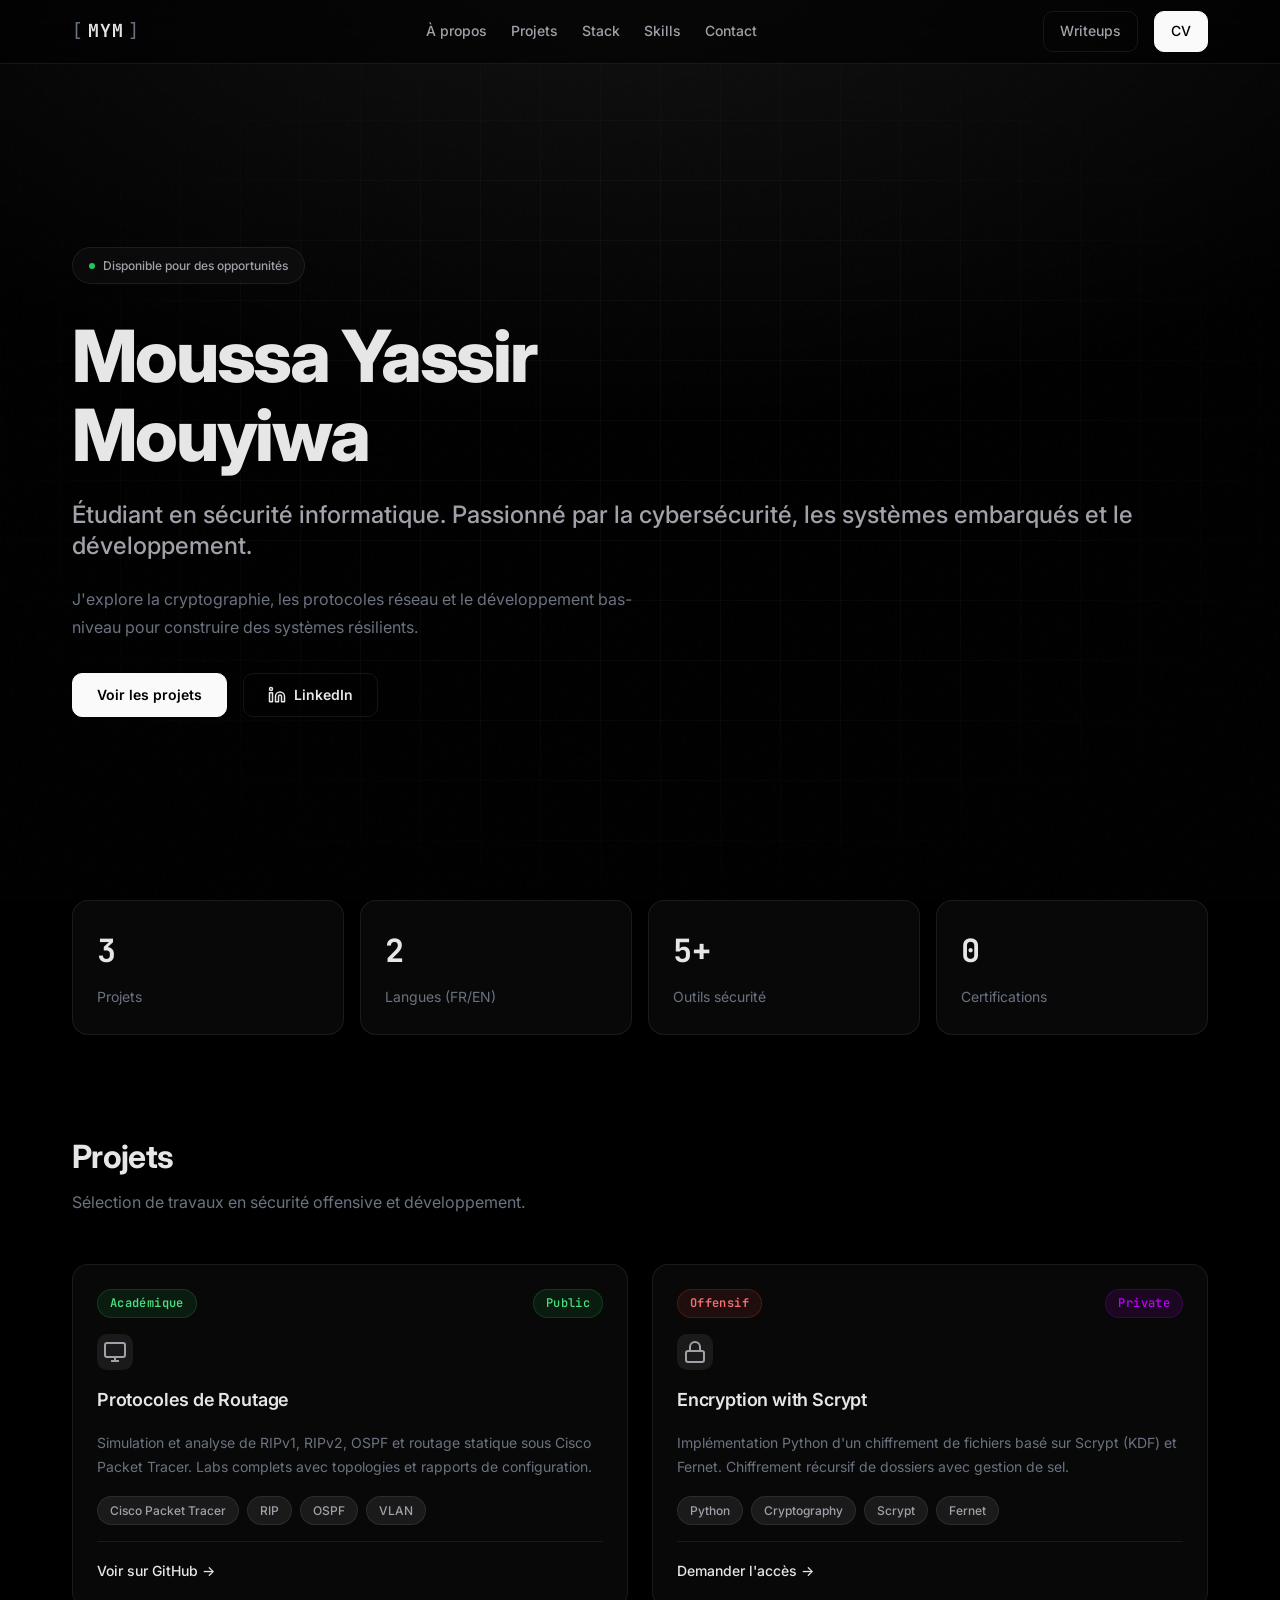
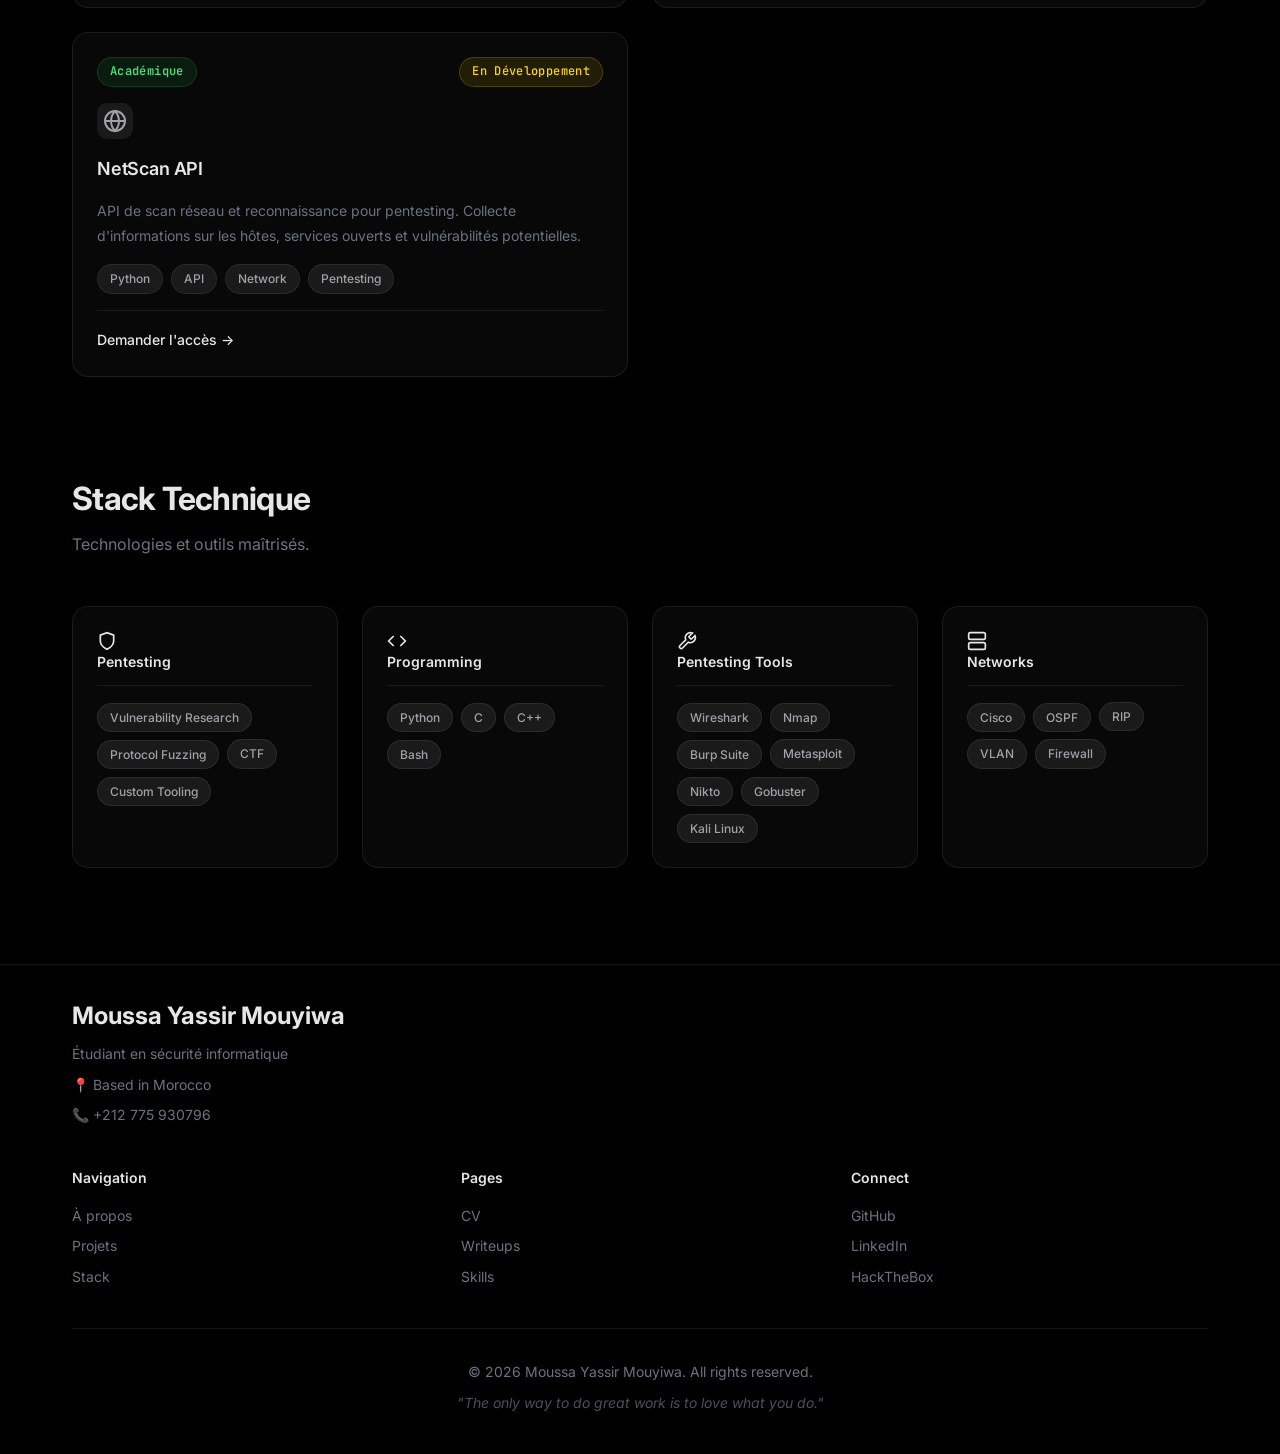
<file: index.html>
<!DOCTYPE html>
<html lang="fr" dir="ltr">
<head>
  <meta charset="UTF-8">
  <meta name="viewport" content="width=device-width, initial-scale=1.0">
  <title>Moussa Yassir Mouyiwa — Security Researcher & Software Engineer</title>
  <meta name="description" content="Portfolio de Moussa Yassir Mouyiwa — Security researcher & software engineer focused on offensive security, embedded systems, and high-performance tooling.">
  <link rel="preconnect" href="https://fonts.googleapis.com">
  <link rel="preconnect" href="https://fonts.gstatic.com" crossorigin>
  <link href="https://fonts.googleapis.com/css2?family=Inter:wght@300;400;500;600;700;800&family=JetBrains+Mono:wght@400;500&display=swap" rel="stylesheet">
  <link rel="stylesheet" href="assets/css/style.css">
</head>
<body>

  <!-- Background Effects -->
  <div class="bg-grid" aria-hidden="true"></div>
  <div class="bg-gradient" aria-hidden="true"></div>
  <div class="noise-overlay" aria-hidden="true"></div>
  <div class="survey-corps-emblem" aria-hidden="true"></div>

  <!-- Header -->
  <header class="site-header">
    <div class="container header-inner">
      <a href="#" class="logo" aria-label="Retour en haut">
        <span class="logo-bracket">[</span>MYM<span class="logo-bracket">]</span>
      </a>
      <nav class="main-nav" aria-label="Navigation principale">
        <a href="#about">À propos</a>
        <a href="#projects">Projets</a>
        <a href="#stack">Stack</a>
        <a href="./skills/">Skills</a>
        <a href="#contact">Contact</a>
      </nav>
      <div class="header-actions">
        <a href="./writeups/" class="btn-header">Writeups</a>
        <a href="./cv/" class="btn-header btn-header-primary">CV</a>
      </div>
    </div>
  </header>

  <main>
    <!-- Hero -->
    <section class="hero" id="about">
      <div class="container">
        <div class="hero-badge reveal">
          <span class="badge-dot" aria-hidden="true"></span>
          <span>Disponible pour des opportunités</span>
        </div>
        <h1 class="hero-title reveal" data-delay="100">
          <span class="line">Moussa Yassir</span>
          <span class="line">Mouyiwa</span>
        </h1>
        <p class="hero-subtitle reveal" data-delay="200">
          Étudiant en sécurité informatique. Passionné par la cybersécurité, les systèmes embarqués et le développement.
        </p>
        <p class="hero-desc reveal" data-delay="300">
          J'explore la cryptographie, les protocoles réseau et le développement bas-niveau pour construire des systèmes résilients.
        </p>
        <div class="hero-actions reveal" data-delay="400">
          <a href="#projects" class="btn btn-primary">Voir les projets</a>
          <a href="https://www.linkedin.com/in/yassir-mouyiwa" target="_blank" rel="noopener noreferrer" class="btn btn-ghost">
            <svg width="18" height="18" viewBox="0 0 24 24" fill="none" stroke="currentColor" stroke-width="2" stroke-linecap="round" stroke-linejoin="round" aria-hidden="true"><path d="M16 8a6 6 0 0 1 6 6v7h-4v-7a2 2 0 0 0-2-2 2 2 0 0 0-2 2v7h-4v-7a6 6 0 0 1 6-6z"/><rect x="2" y="9" width="4" height="12"/><circle cx="4" cy="4" r="2"/></svg>
            <span>LinkedIn</span>
          </a>
        </div>
      </div>
    </section>

    <!-- Stats -->
    <section class="stats" aria-label="Quick stats">
      <div class="container stats-grid">
        <div class="stat-card reveal">
          <span class="stat-number">3</span>
          <span class="stat-label">Projets</span>
        </div>
        <div class="stat-card reveal" data-delay="100">
          <span class="stat-number">2</span>
          <span class="stat-label">Langues (FR/EN)</span>
        </div>
        <div class="stat-card reveal" data-delay="200">
          <span class="stat-number">5+</span>
          <span class="stat-label">Outils sécurité</span>
        </div>
        <div class="stat-card reveal" data-delay="300">
          <span class="stat-number">0</span>
          <span class="stat-label">Certifications</span>
        </div>
      </div>
    </section>

    <!-- Projects -->
    <section class="projects" id="projects">
      <div class="container">
        <div class="section-header reveal">
          <h2>Projets</h2>
          <p>Sélection de travaux en sécurité offensive et développement.</p>
        </div>
        <div class="projects-grid">
          
          <!-- Project 1: Protocoles de Routage -->
          <article class="project-card reveal" data-delay="100">
            <div class="project-top">
              <span class="project-tag academic">Académique</span>
              <span class="project-status public">Public</span>
            </div>
            <div class="project-icon" aria-hidden="true">
              <svg width="24" height="24" viewBox="0 0 24 24" fill="none" stroke="currentColor" stroke-width="2"><rect x="2" y="3" width="20" height="14" rx="2"/><line x1="8" y1="21" x2="16" y2="21"/><line x1="12" y1="17" x2="12" y2="21"/></svg>
            </div>
            <h3 class="project-title">Protocoles de Routage</h3>
            <p class="project-desc">Simulation et analyse de RIPv1, RIPv2, OSPF et routage statique sous Cisco Packet Tracer. Labs complets avec topologies et rapports de configuration.</p>
            <div class="project-stack">
              <span class="pill">Cisco Packet Tracer</span>
              <span class="pill">RIP</span>
              <span class="pill">OSPF</span>
              <span class="pill">VLAN</span>
            </div>
            <div class="project-links">
              <a href="https://github.com/yassirmouyiwa/cisco-routing-packet-tracer" target="_blank" rel="noopener noreferrer" class="link-arrow">Voir sur GitHub →</a>
            </div>
          </article>

          <!-- Project 2: Encryption Scrypt -->
          <article class="project-card reveal" data-delay="200">
            <div class="project-top">
              <span class="project-tag offensive">Offensif</span>
              <span class="project-status private">Private</span>
            </div>
            <div class="project-icon" aria-hidden="true">
              <svg width="24" height="24" viewBox="0 0 24 24" fill="none" stroke="currentColor" stroke-width="2"><rect x="3" y="11" width="18" height="11" rx="2"/><path d="M7 11V7a5 5 0 0110 0v4"/></svg>
            </div>
            <h3 class="project-title">Encryption with Scrypt</h3>
            <p class="project-desc">Implémentation Python d'un chiffrement de fichiers basé sur Scrypt (KDF) et Fernet. Chiffrement récursif de dossiers avec gestion de sel.</p>
            <div class="project-stack">
              <span class="pill">Python</span>
              <span class="pill">Cryptography</span>
              <span class="pill">Scrypt</span>
              <span class="pill">Fernet</span>
            </div>
            <div class="project-links">
              <a href="mailto:yassirmoussa754@gmail.com" class="link-arrow">Demander l'accès →</a>
            </div>
          </article>

          <!-- Project 3: NetScan API -->
          <article class="project-card reveal" data-delay="300">
            <div class="project-top">
              <span class="project-tag academic">Académique</span>
              <span class="project-status dev">En Développement</span>
            </div>
            <div class="project-icon" aria-hidden="true">
              <svg width="24" height="24" viewBox="0 0 24 24" fill="none" stroke="currentColor" stroke-width="2"><circle cx="12" cy="12" r="10"/><line x1="2" y1="12" x2="22" y2="12"/><path d="M12 2a15.3 15.3 0 014 10 15.3 15.3 0 01-4 10 15.3 15.3 0 01-4-10 15.3 15.3 0 014-10z"/></svg>
            </div>
            <h3 class="project-title">NetScan API</h3>
            <p class="project-desc">API de scan réseau et reconnaissance pour pentesting. Collecte d'informations sur les hôtes, services ouverts et vulnérabilités potentielles.</p>
            <div class="project-stack">
              <span class="pill">Python</span>
              <span class="pill">API</span>
              <span class="pill">Network</span>
              <span class="pill">Pentesting</span>
            </div>
            <div class="project-links">
              <a href="mailto:yassirmoussa754@gmail.com" class="link-arrow">Demander l'accès →</a>
            </div>
          </article>

        </div>
      </div>
    </section>

    <!-- Stack / Skills -->
    <section class="stack" id="stack">
      <div class="container">
        <div class="section-header reveal">
          <h2>Stack Technique</h2>
          <p>Technologies et outils maîtrisés.</p>
        </div>
        <div class="stack-grid reveal">
          
          <div class="stack-category">
            <h4 class="stack-title">
              <svg width="20" height="20" viewBox="0 0 24 24" fill="none" stroke="currentColor" stroke-width="2"><path d="M12 22s8-4 8-10V5l-8-3-8 3v7c0 6 8 10 8 10z"/></svg>
              Pentesting
            </h4>
            <div class="stack-pills">
              <span class="pill">Vulnerability Research</span>
              <span class="pill">Protocol Fuzzing</span>
              <span class="pill">CTF</span>
              <span class="pill">Custom Tooling</span>
            </div>
          </div>

          <div class="stack-category">
            <h4 class="stack-title">
              <svg width="20" height="20" viewBox="0 0 24 24" fill="none" stroke="currentColor" stroke-width="2"><polyline points="16 18 22 12 16 6"/><polyline points="8 6 2 12 8 18"/></svg>
              Programming
            </h4>
            <div class="stack-pills">
              <span class="pill">Python</span>
              <span class="pill">C</span>
              <span class="pill">C++</span>
              <span class="pill">Bash</span>
            </div>
          </div>

          <div class="stack-category">
            <h4 class="stack-title">
              <svg width="20" height="20" viewBox="0 0 24 24" fill="none" stroke="currentColor" stroke-width="2"><path d="M14.7 6.3a1 1 0 000 1.4l1.6 1.6a1 1 0 001.4 0l3.77-3.77a6 6 0 01-7.94 7.94l-6.91 6.91a2.12 2.12 0 01-3-3l6.91-6.91a6 6 0 017.94-7.94l-3.76 3.76z"/></svg>
              Pentesting Tools
            </h4>
            <div class="stack-pills">
              <span class="pill">Wireshark</span>
              <span class="pill">Nmap</span>
              <span class="pill">Burp Suite</span>
              <span class="pill">Metasploit</span>
              <span class="pill">Nikto</span>
              <span class="pill">Gobuster</span>
              <span class="pill">Kali Linux</span>
            </div>
          </div>

          <div class="stack-category">
            <h4 class="stack-title">
              <svg width="20" height="20" viewBox="0 0 24 24" fill="none" stroke="currentColor" stroke-width="2"><rect x="2" y="2" width="20" height="8" rx="2"/><rect x="2" y="14" width="20" height="8" rx="2"/></svg>
              Networks
            </h4>
            <div class="stack-pills">
              <span class="pill">Cisco</span>
              <span class="pill">OSPF</span>
              <span class="pill">RIP</span>
              <span class="pill">VLAN</span>
              <span class="pill">Firewall</span>
            </div>
          </div>

        </div>
      </div>
    </section>

    <!-- Contact / Footer -->
    <footer class="site-footer" id="contact">
      <div class="container footer-content">
        <div class="footer-info">
          <h3>Moussa Yassir Mouyiwa</h3>
          <p>Étudiant en sécurité informatique</p>
          <p class="footer-location">📍 Based in Morocco</p>
          <p class="footer-location">📞 +212 775 930796</p>
        </div>
        <div class="footer-links-grid">
          <div class="footer-column">
            <h4>Navigation</h4>
            <a href="#about">À propos</a>
            <a href="#projects">Projets</a>
            <a href="#stack">Stack</a>
          </div>
          <div class="footer-column">
            <h4>Pages</h4>
            <a href="./cv/">CV</a>
            <a href="./writeups/">Writeups</a>
            <a href="./skills/">Skills</a>
          </div>
          <div class="footer-column">
            <h4>Connect</h4>
            <a href="https://github.com/yassirmouyiwa" target="_blank" rel="noopener noreferrer">GitHub</a>
            <a href="https://www.linkedin.com/in/yassir-mouyiwa" target="_blank" rel="noopener noreferrer">LinkedIn</a>
            <a href="https://profile.hackthebox.com/profile/019c6d0e-bd46-7238-8cc9-fa9795f9416d" target="_blank" rel="noopener noreferrer">HackTheBox</a>
          </div>
        </div>
        <div class="footer-bottom">
          <p>© 2026 Moussa Yassir Mouyiwa. All rights reserved.</p>
          <p class="footer-tagline">"The only way to do great work is to love what you do."</p>
        </div>
      </div>
    </footer>
  </main>

  <script src="assets/js/main.js"></script>
</body>
</html>
</file>
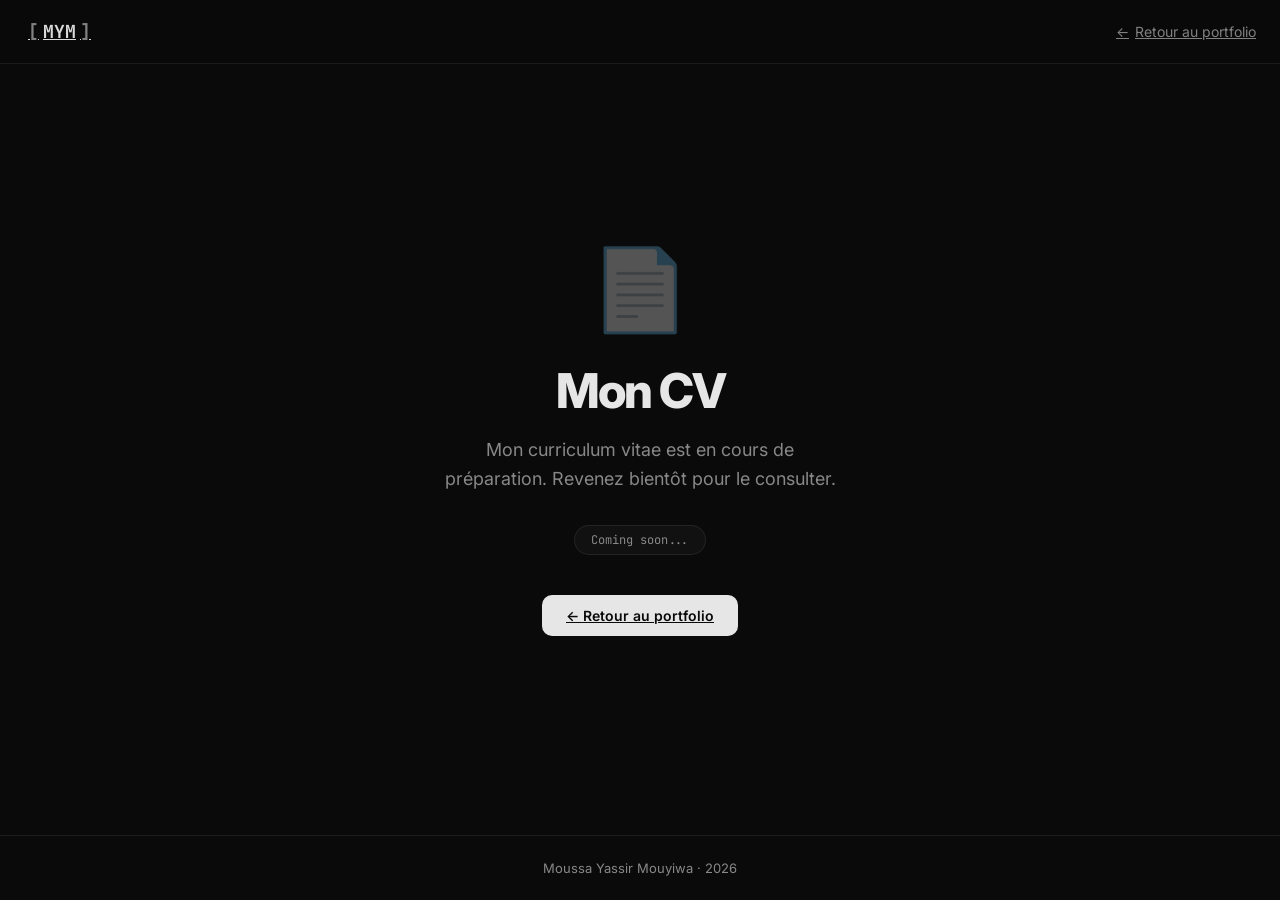
<file: cv/index.html>
<!DOCTYPE html>
<html lang="fr">
<head>
  <meta charset="UTF-8">
  <meta name="viewport" content="width=device-width, initial-scale=1.0">
  <title>CV — Moussa Yassir Mouyiwa</title>
  <meta name="description" content="CV de Moussa Yassir Mouyiwa — Cybersécurité embarquée, Web et réseaux.">
  <link rel="preconnect" href="https://fonts.googleapis.com">
  <link rel="preconnect" href="https://fonts.gstatic.com" crossorigin>
  <link href="https://fonts.googleapis.com/css2?family=Inter:wght@300;400;500;600;700;800&family=JetBrains+Mono:wght@400;500&display=swap" rel="stylesheet">
  <style>
    :root {
      --bg: #0a0a0a; --surface: rgba(255,255,255,0.03); --border: rgba(255,255,255,0.08);
      --text: #e6e6e6; --text-secondary: #888; --accent: #f0f0f0;
      --font-sans: 'Inter', sans-serif; --font-mono: 'JetBrains Mono', monospace;
    }
    [data-theme="light"] { --bg: #f4f4f5; --surface: rgba(0,0,0,0.04); --border: rgba(0,0,0,0.1); --text: #18181b; --text-secondary: #71717a; --accent: #18181b; }
    * { box-sizing: border-box; margin: 0; padding: 0; }
    body { font-family: var(--font-sans); background: var(--bg); color: var(--text); min-height: 100vh; display: flex; flex-direction: column; }
    .header { position: fixed; top: 0; left: 0; right: 0; z-index: 100; backdrop-filter: blur(16px); background: var(--bg); opacity: 0.95; border-bottom: 1px solid var(--border); padding: 0 24px; height: 64px; display: flex; align-items: center; justify-content: space-between; }
    .logo { font-family: var(--font-mono); font-weight: 700; font-size: 18px; color: var(--text); }
    .logo span { color: var(--text-secondary); margin: 0 4px; }
    .back-link { font-size: 14px; color: var(--text-secondary); display: flex; align-items: center; gap: 6px; transition: color 0.3s; }
    .back-link:hover { color: var(--text); }
    .coming-soon { flex: 1; display: flex; flex-direction: column; align-items: center; justify-content: center; padding: 120px 24px 80px; text-align: center; }
    .coming-icon { font-size: 80px; margin-bottom: 24px; opacity: 0.3; }
    .coming-title { font-size: 48px; font-weight: 800; letter-spacing: -2px; margin-bottom: 16px; }
    .coming-desc { font-size: 18px; color: var(--text-secondary); max-width: 400px; line-height: 1.6; margin-bottom: 32px; }
    .badge-coming { display: inline-block; background: var(--surface); border: 1px solid var(--border); border-radius: 20px; padding: 6px 16px; font-family: var(--font-mono); font-size: 12px; color: var(--text-secondary); }
    .btn-back { display: inline-flex; align-items: center; gap: 8px; margin-top: 40px; padding: 12px 24px; background: var(--text); color: var(--bg); border-radius: 10px; font-weight: 600; font-size: 14px; transition: opacity 0.3s; }
    .btn-back:hover { opacity: 0.8; }
    footer { text-align: center; padding: 24px; color: var(--text-secondary); font-size: 13px; border-top: 1px solid var(--border); margin-top: auto; }
  </style>
</head>
<body>
  <header class="header">
    <a href="/" class="logo"><span>[</span>MYM<span>]</span></a>
    <a href="/" class="back-link">← <span data-fr="Retour au portfolio" data-en="Back to portfolio">Retour au portfolio</span></a>
  </header>
  <main class="coming-soon">
    <div class="coming-icon">📄</div>
    <h1 class="coming-title" data-fr="Mon CV" data-en="My Resume">Mon CV</h1>
    <p class="coming-desc" data-fr="Mon curriculum vitae est en cours de préparation. Revenez bientôt pour le consulter." data-en="My resume is being prepared. Come back soon to view it.">Mon curriculum vitae est en cours de préparation. Revenez bientôt pour le consulter.</p>
    <span class="badge-coming">Coming soon...</span>
    <a href="/" class="btn-back" data-fr="← Retour au portfolio" data-en="← Back to portfolio">← Retour au portfolio</a>
  </main>
  <footer>Moussa Yassir Mouyiwa · 2026</footer>
</body>
</html>
</file>
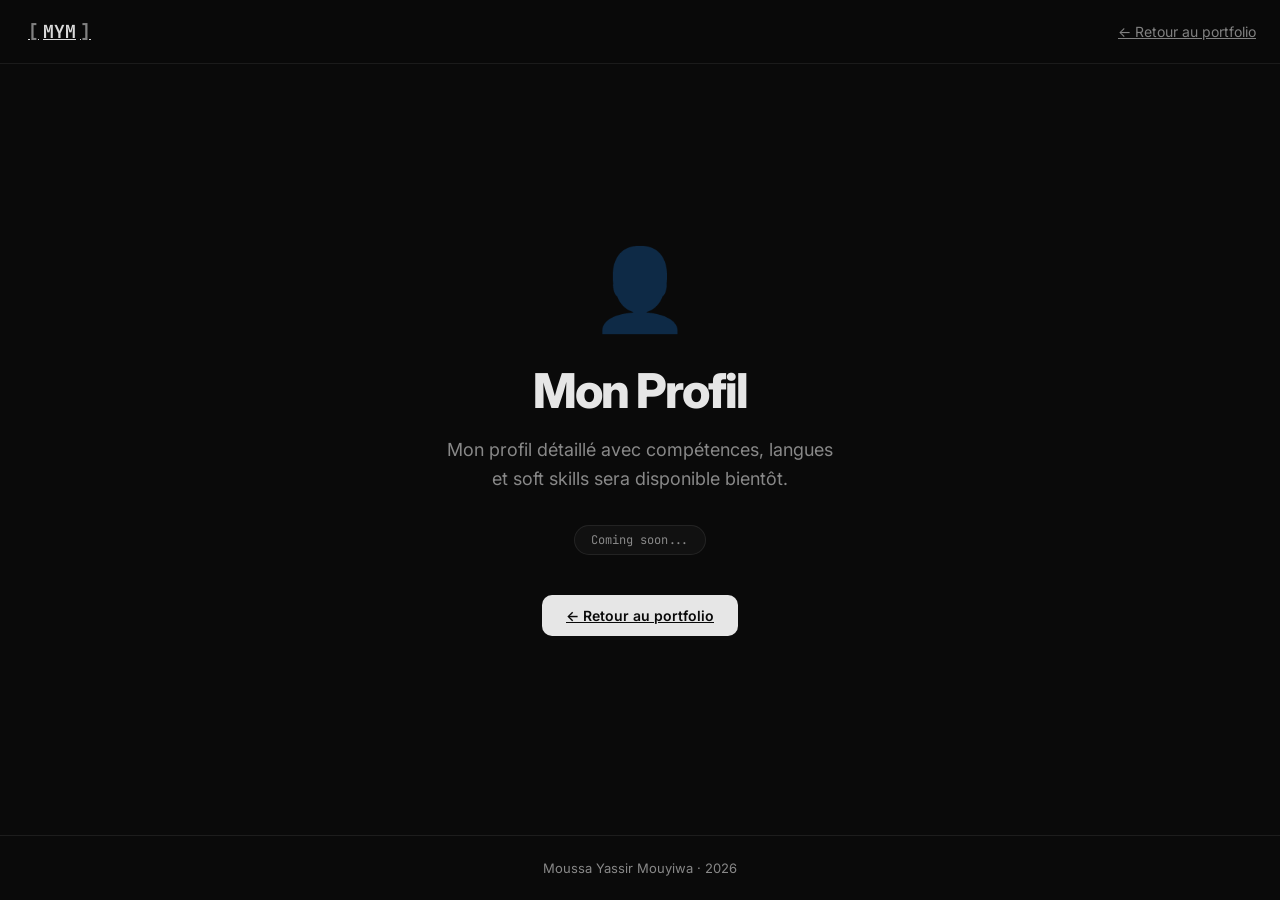
<file: profile/index.html>
<!DOCTYPE html>
<html lang="fr">
<head>
  <meta charset="UTF-8">
  <meta name="viewport" content="width=device-width, initial-scale=1.0">
  <title>Profil — Moussa Yassir Mouyiwa</title>
  <link rel="preconnect" href="https://fonts.googleapis.com">
  <link rel="preconnect" href="https://fonts.gstatic.com" crossorigin>
  <link href="https://fonts.googleapis.com/css2?family=Inter:wght@300;400;500;600;700;800&family=JetBrains+Mono:wght@400;500&display=swap" rel="stylesheet">
  <style>
    :root { --bg: #0a0a0a; --surface: rgba(255,255,255,0.03); --border: rgba(255,255,255,0.08); --text: #e6e6e6; --text-secondary: #888; --accent: #f0f0f0; --font-sans: 'Inter', sans-serif; --font-mono: 'JetBrains Mono', monospace; }
    [data-theme="light"] { --bg: #f4f4f5; --surface: rgba(0,0,0,0.04); --border: rgba(0,0,0,0.1); --text: #18181b; --text-secondary: #71717a; --accent: #18181b; }
    * { box-sizing: border-box; margin: 0; padding: 0; }
    body { font-family: var(--font-sans); background: var(--bg); color: var(--text); min-height: 100vh; display: flex; flex-direction: column; }
    .header { position: fixed; top: 0; left: 0; right: 0; z-index: 100; backdrop-filter: blur(16px); background: var(--bg); opacity: 0.95; border-bottom: 1px solid var(--border); padding: 0 24px; height: 64px; display: flex; align-items: center; justify-content: space-between; }
    .logo { font-family: var(--font-mono); font-weight: 700; font-size: 18px; color: var(--text); }
    .logo span { color: var(--text-secondary); margin: 0 4px; }
    .back-link { font-size: 14px; color: var(--text-secondary); transition: color 0.3s; }
    .back-link:hover { color: var(--text); }
    .coming-soon { flex: 1; display: flex; flex-direction: column; align-items: center; justify-content: center; padding: 120px 24px 80px; text-align: center; }
    .coming-icon { font-size: 80px; margin-bottom: 24px; opacity: 0.3; }
    .coming-title { font-size: 48px; font-weight: 800; letter-spacing: -2px; margin-bottom: 16px; }
    .coming-desc { font-size: 18px; color: var(--text-secondary); max-width: 400px; line-height: 1.6; margin-bottom: 32px; }
    .badge-coming { display: inline-block; background: var(--surface); border: 1px solid var(--border); border-radius: 20px; padding: 6px 16px; font-family: var(--font-mono); font-size: 12px; color: var(--text-secondary); }
    .btn-back { display: inline-flex; align-items: center; gap: 8px; margin-top: 40px; padding: 12px 24px; background: var(--text); color: var(--bg); border-radius: 10px; font-weight: 600; font-size: 14px; transition: opacity 0.3s; }
    .btn-back:hover { opacity: 0.8; }
    footer { text-align: center; padding: 24px; color: var(--text-secondary); font-size: 13px; border-top: 1px solid var(--border); margin-top: auto; }
  </style>
</head>
<body>
  <header class="header">
    <a href="/" class="logo"><span>[</span>MYM<span>]</span></a>
    <a href="/" class="back-link">← Retour au portfolio</a>
  </header>
  <main class="coming-soon">
    <div class="coming-icon">👤</div>
    <h1 class="coming-title">Mon Profil</h1>
    <p class="coming-desc">Mon profil détaillé avec compétences, langues et soft skills sera disponible bientôt.</p>
    <span class="badge-coming">Coming soon...</span>
    <a href="/" class="btn-back">← Retour au portfolio</a>
  </main>
  <footer>Moussa Yassir Mouyiwa · 2026</footer>
</body>
</html>
</file>
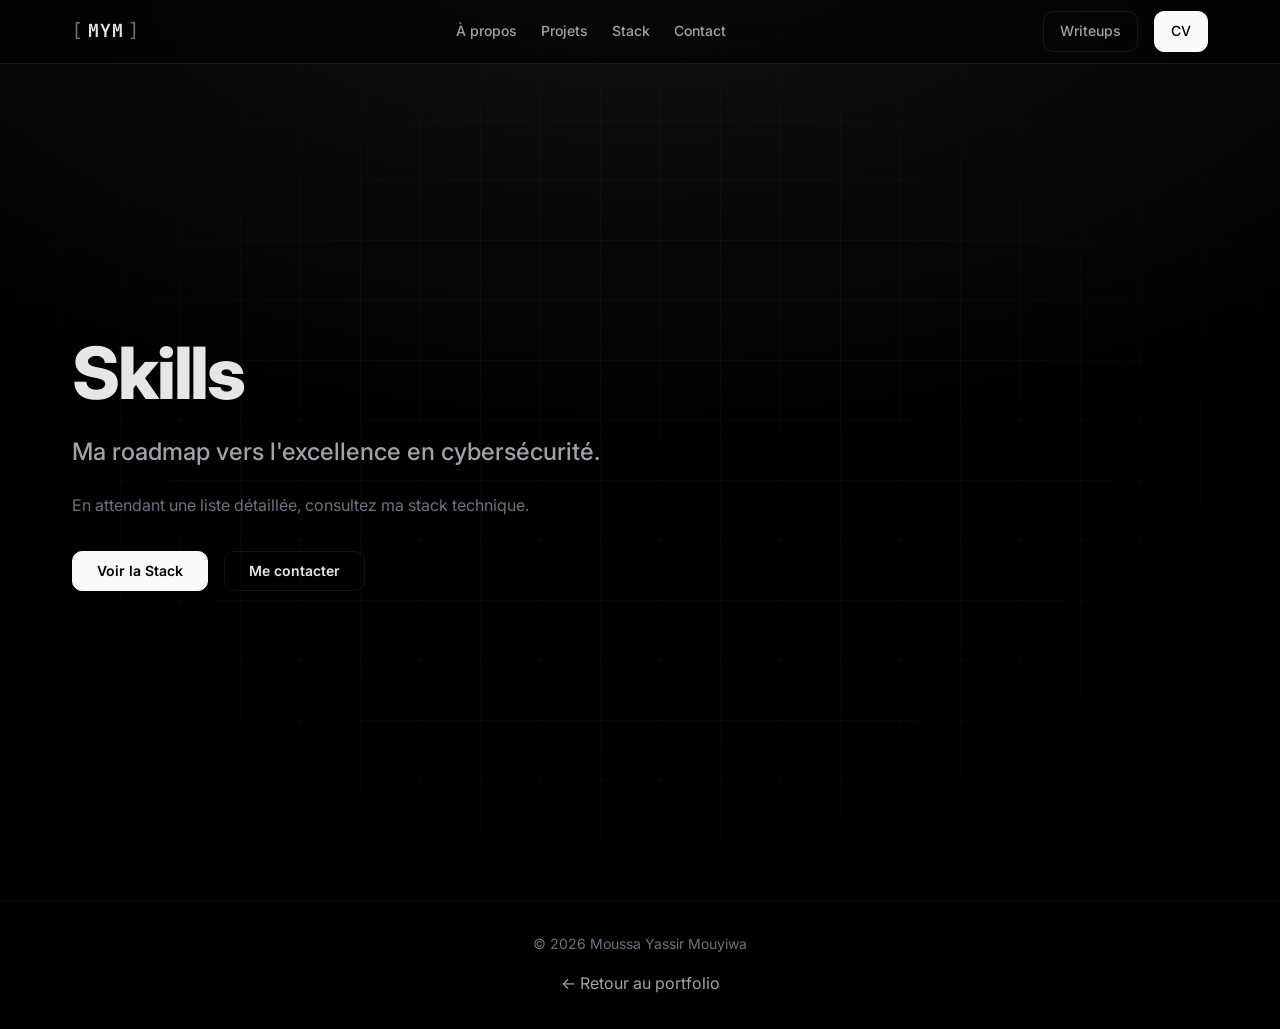
<file: skills/index.html>
<!DOCTYPE html>
<html lang="fr" dir="ltr">
<head>
  <meta charset="UTF-8">
  <meta name="viewport" content="width=device-width, initial-scale=1.0">
  <title>Skills — Moussa Yassir Mouyiwa</title>
  <link rel="preconnect" href="https://fonts.googleapis.com">
  <link rel="preconnect" href="https://fonts.gstatic.com" crossorigin>
  <link href="https://fonts.googleapis.com/css2?family=Inter:wght@300;400;500;600;700;800&family=JetBrains+Mono:wght@400;500&display=swap" rel="stylesheet">
  <link rel="stylesheet" href="../assets/css/style.css">
</head>
  <body>
  <div class="bg-grid" aria-hidden="true"></div>
  <div class="bg-gradient" aria-hidden="true"></div>
  <div class="survey-corps-emblem" aria-hidden="true"></div>

  <header class="site-header">
    <div class="container header-inner">
      <a href="../" class="logo" aria-label="Retour">
        <span class="logo-bracket">[</span>MYM<span class="logo-bracket">]</span>
      </a>
      <nav class="main-nav">
        <a href="../#about">À propos</a>
        <a href="../#projects">Projets</a>
        <a href="../#stack">Stack</a>
        <a href="../#contact">Contact</a>
      </nav>
      <div class="header-actions">
        <a href="../writeups/" class="btn-header">Writeups</a>
        <a href="../cv/" class="btn-header btn-header-primary">CV</a>
      </div>
    </div>
  </header>

  <main>
    <section class="hero" style="padding-top: 120px;">
      <div class="container">
        <h1 class="hero-title reveal">Skills</h1>
        <p class="hero-subtitle reveal">Ma roadmap vers l'excellence en cybersécurité.</p>
        <p class="hero-desc reveal">En attendant une liste détaillée, consultez ma stack technique.</p>
        <div class="hero-actions reveal" style="margin-top: 2rem;">
          <a href="../#stack" class="btn btn-primary">Voir la Stack</a>
          <a href="mailto:yassirmoussa754@gmail.com" class="btn btn-ghost">Me contacter</a>
        </div>
      </div>
    </section>
  </main>

  <footer class="site-footer">
    <div class="container">
      <div class="footer-inner">
        <p>© 2026 Moussa Yassir Mouyiwa</p>
        <a href="../">← Retour au portfolio</a>
      </div>
    </div>
  </footer>

  <script src="../assets/js/main.js"></script>
</body>
</html>
</file>
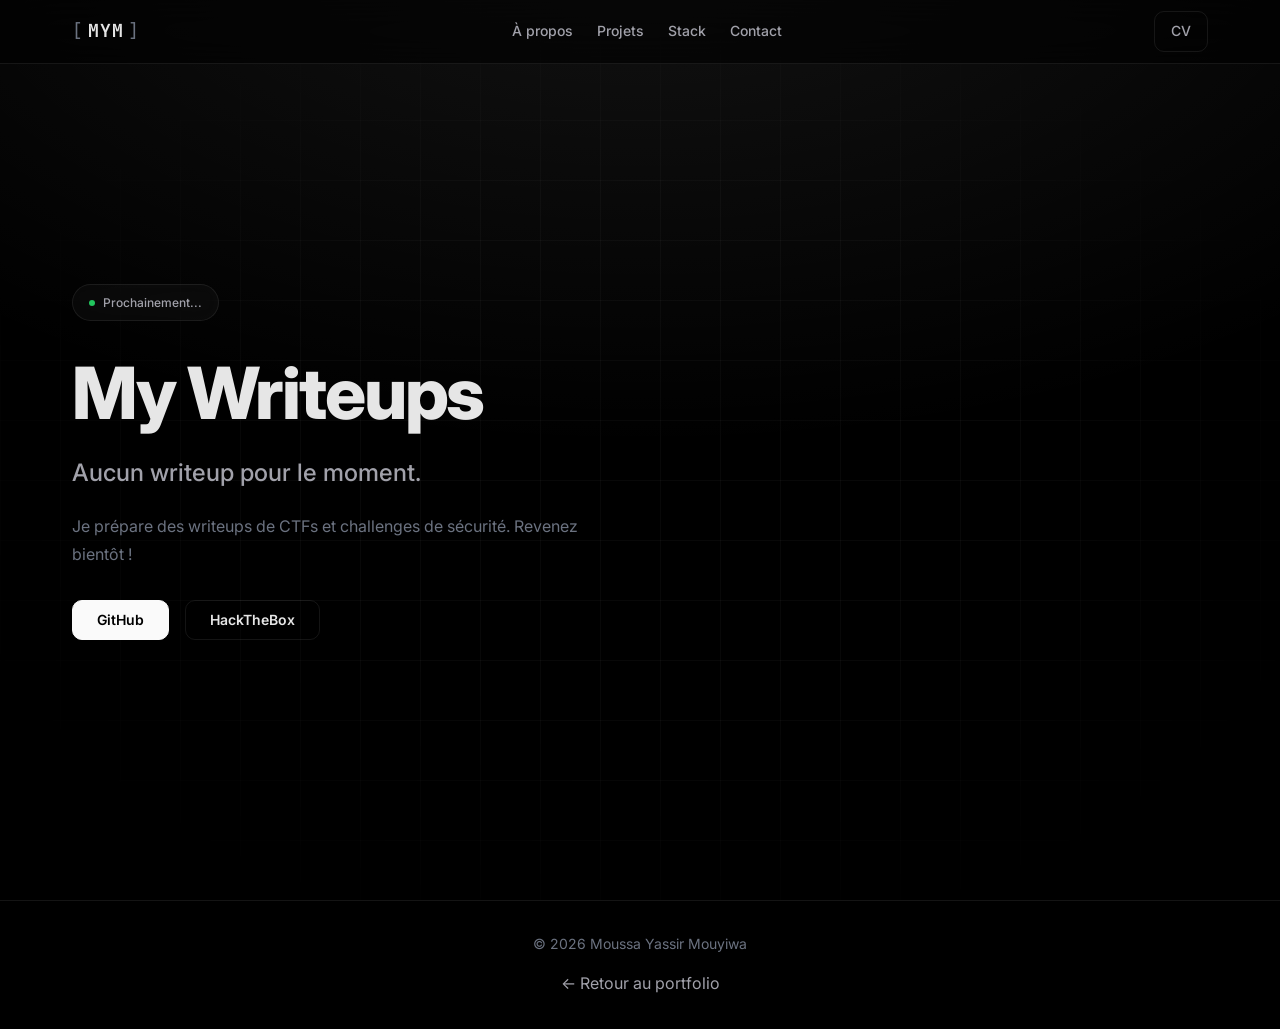
<file: writeups/index.html>
<!DOCTYPE html>
<html lang="fr" dir="ltr">
<head>
  <meta charset="UTF-8">
  <meta name="viewport" content="width=device-width, initial-scale=1.0">
  <title>Writeups — Moussa Yassir Mouyiwa</title>
  <link rel="preconnect" href="https://fonts.googleapis.com">
  <link rel="preconnect" href="https://fonts.gstatic.com" crossorigin>
  <link href="https://fonts.googleapis.com/css2?family=Inter:wght@300;400;500;600;700;800&family=JetBrains+Mono:wght@400;500&display=swap" rel="stylesheet">
  <link rel="stylesheet" href="../assets/css/style.css">
</head>
<body>
  <div class="bg-grid" aria-hidden="true"></div>
  <div class="bg-gradient" aria-hidden="true"></div>

  <header class="site-header">
    <div class="container header-inner">
      <a href="../" class="logo" aria-label="Retour">
        <span class="logo-bracket">[</span>MYM<span class="logo-bracket">]</span>
      </a>
      <nav class="main-nav">
        <a href="../#about">À propos</a>
        <a href="../#projects">Projets</a>
        <a href="../#stack">Stack</a>
        <a href="../#contact">Contact</a>
      </nav>
      <div class="header-actions">
        <a href="../cv/" class="btn-header">CV</a>
      </div>
    </div>
  </header>

  <main>
    <section class="hero" style="padding-top: 120px;">
      <div class="container">
        <div class="hero-badge reveal">
          <span class="badge-dot"></span>
          <span>Prochainement...</span>
        </div>
        <h1 class="hero-title reveal">My Writeups</h1>
        <p class="hero-subtitle reveal">Aucun writeup pour le moment.</p>
        <p class="hero-desc reveal">
          Je prépare des writeups de CTFs et challenges de sécurité. Revenez bientôt !
        </p>
        <div class="hero-actions reveal">
          <a href="https://github.com/yassirmouyiwa" target="_blank" class="btn btn-primary">GitHub</a>
          <a href="https://profile.hackthebox.com/profile/019c6d0e-bd46-7238-8cc9-fa9795f9416d" target="_blank" class="btn btn-ghost">HackTheBox</a>
        </div>
      </div>
    </section>
  </main>

  <footer class="site-footer">
    <div class="container">
      <div class="footer-inner">
        <p>© 2026 Moussa Yassir Mouyiwa</p>
        <a href="../">← Retour au portfolio</a>
      </div>
    </div>
  </footer>

  <script src="../assets/js/main.js"></script>
</body>
</html>
</file>
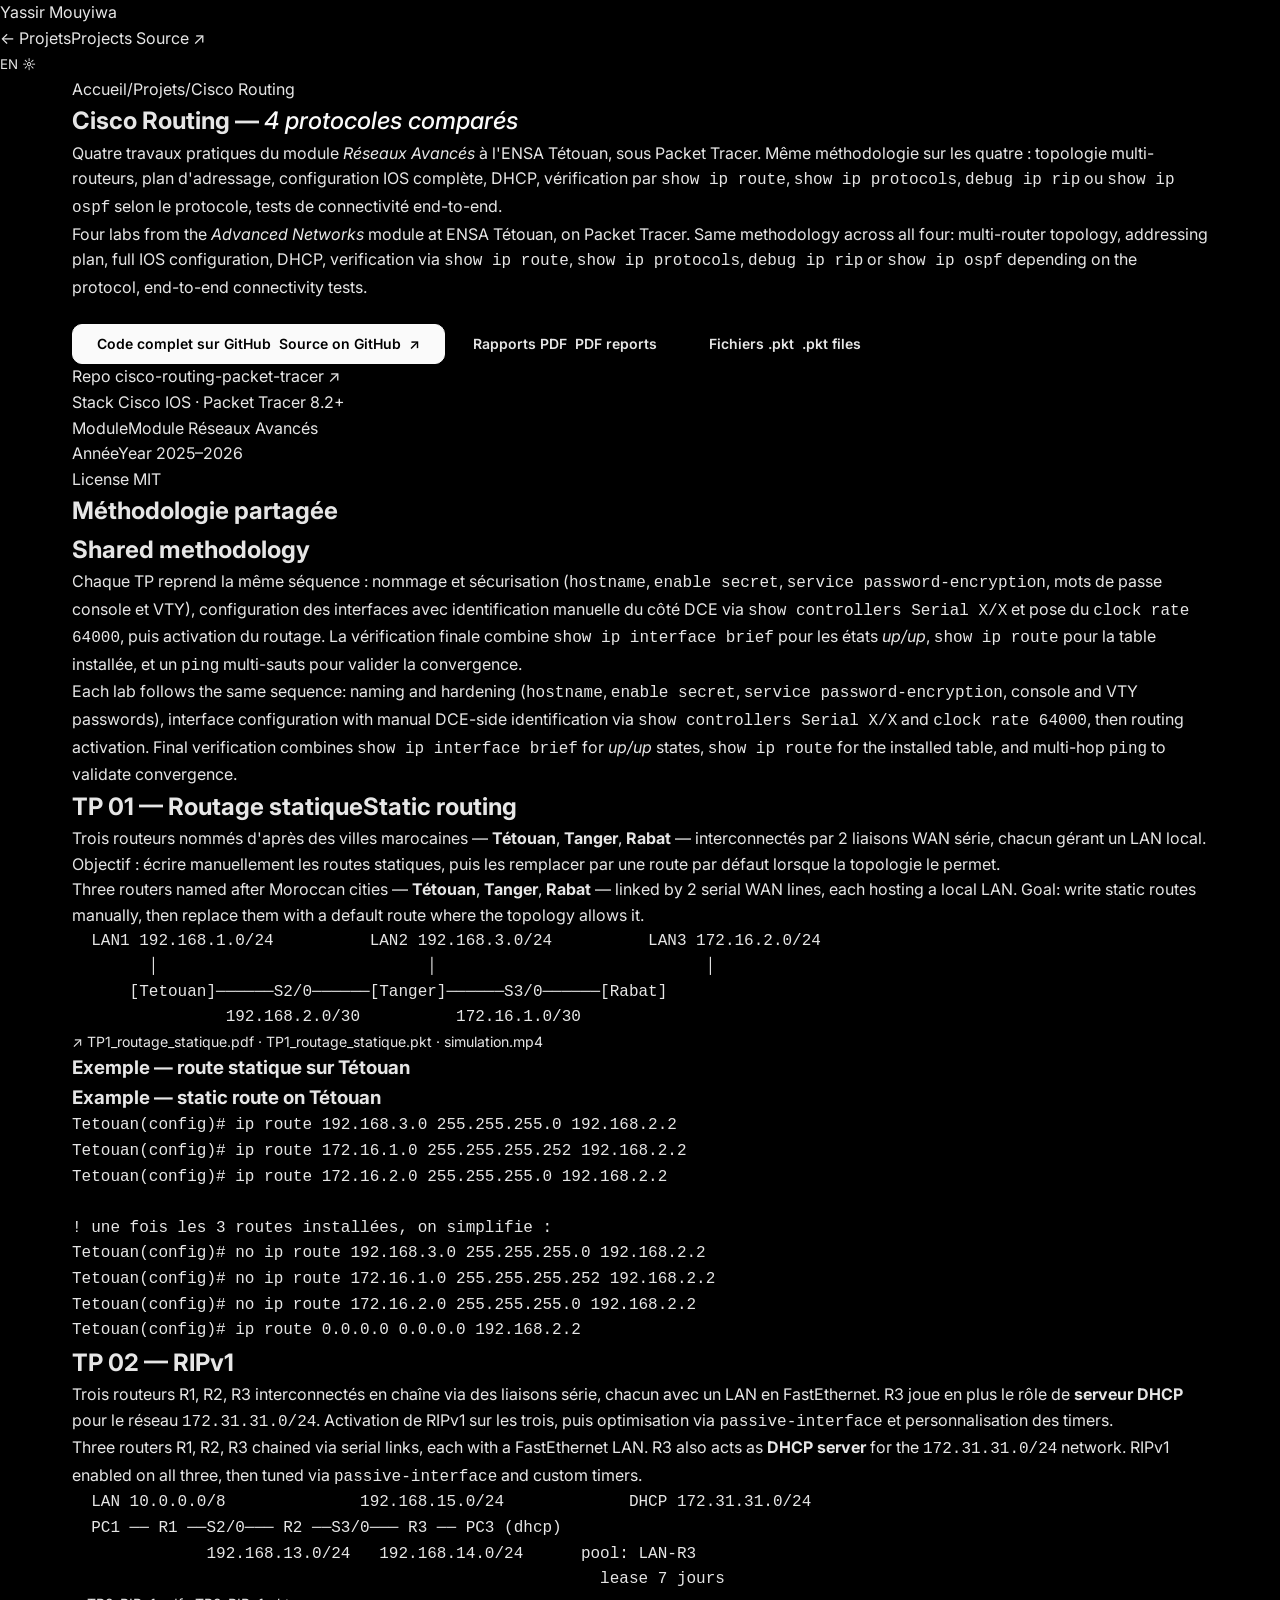
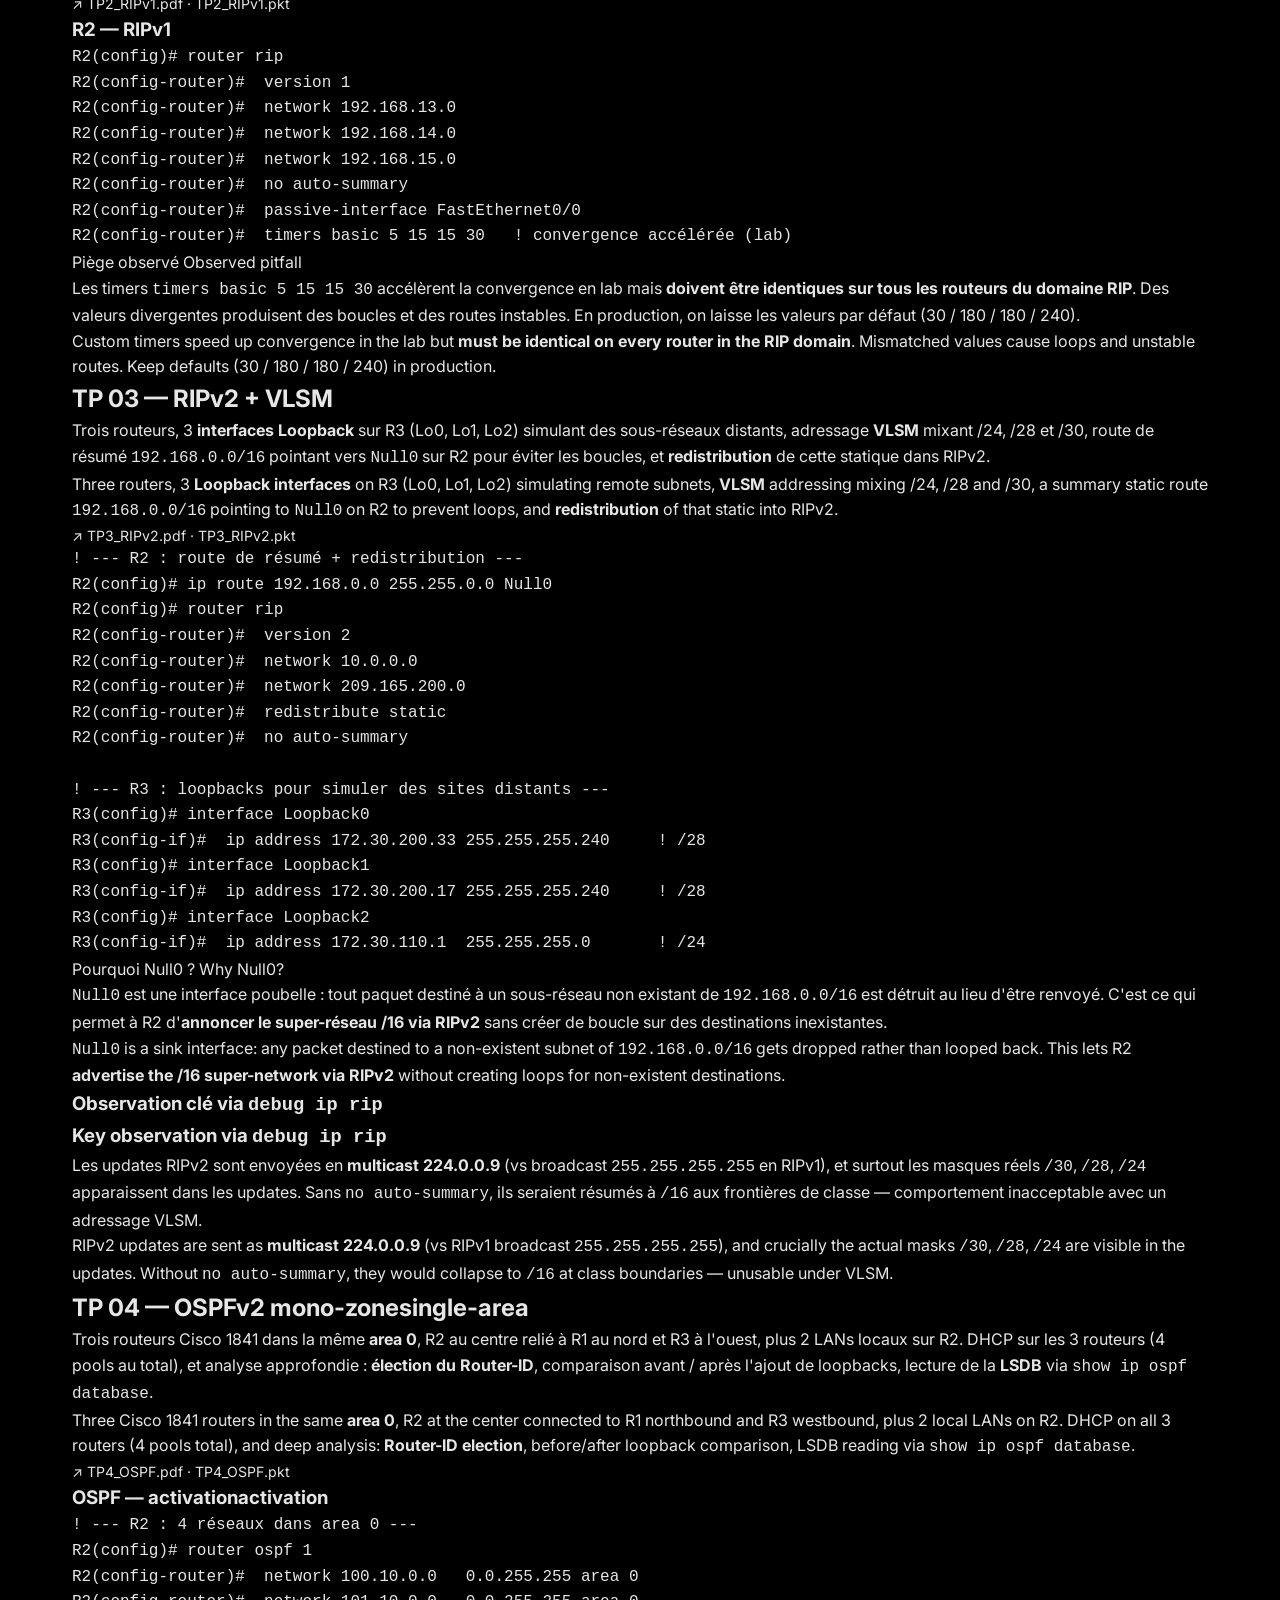
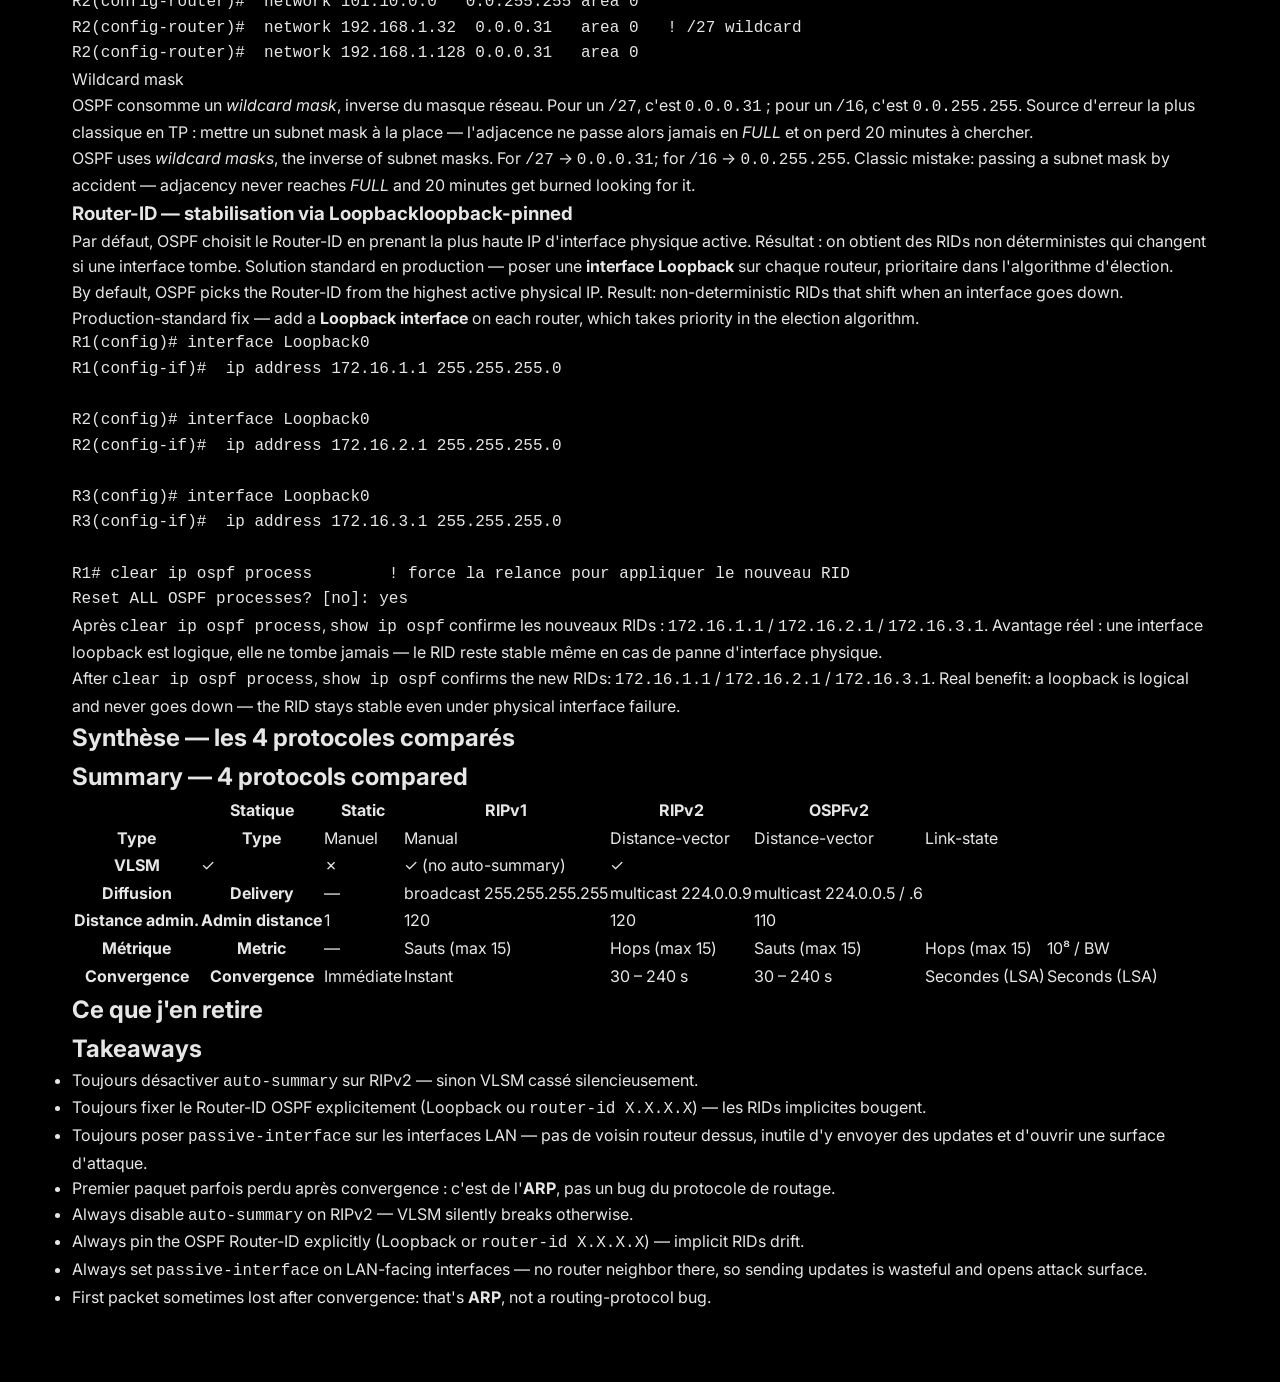
<file: projects/cisco-routing.html>
<!doctype html>
<html lang="fr"
      data-theme="dark"
      data-title-fr="Cisco Routing — Yassir Mouyiwa"
      data-title-en="Cisco Routing — Yassir Mouyiwa">
<head>
  <meta charset="utf-8">
  <meta name="viewport" content="width=device-width, initial-scale=1, viewport-fit=cover">
  <meta name="theme-color" content="#16161a" media="(prefers-color-scheme: dark)">
  <meta name="theme-color" content="#fafaf8" media="(prefers-color-scheme: light)">
  <title>Cisco Routing — Yassir Mouyiwa</title>
  <link rel="preconnect" href="https://fonts.googleapis.com">
  <link rel="preconnect" href="https://fonts.gstatic.com" crossorigin>
  <link href="https://fonts.googleapis.com/css2?family=Inter:ital,wght@0,400;0,500;0,600;0,700;1,500&family=JetBrains+Mono:wght@400;500&family=Orbitron:wght@400;500;600;700;800;900&display=swap" rel="stylesheet">
  <link rel="stylesheet" href="https://cdnjs.cloudflare.com/ajax/libs/font-awesome/6.5.1/css/all.min.css">
  <link rel="stylesheet" href="../assets/css/style.css">
</head>

<body>

<nav class="nav">
  <div class="nav-inner">
    <a href="../index.html" class="brand">Yassir Mouyiwa</a>
    <div class="nav-links">
      <a href="../index.html#projects">← <span lang-block="fr">Projets</span><span lang-block="en">Projects</span></a>
      <a href="https://github.com/yassirmouyiwa/cisco-routing-packet-tracer" target="_blank" rel="noopener">Source ↗</a>
    </div>
    <div class="nav-controls">
      <button class="icon-btn" data-lang-toggle aria-label="Switch language">EN</button>
      <button class="icon-btn" data-theme-toggle aria-label="Switch theme">☼</button>
    </div>
  </div>
</nav>

<main>

  <section class="project-hero">
    <div class="container">
      <div class="crumb">
        <a href="../index.html">Accueil</a><span class="sep">/</span><a href="../index.html#projects">Projets</a><span class="sep">/</span>Cisco Routing
      </div>

      <h1>Cisco Routing — <span class="accent" style="color:var(--accent);font-style:italic;font-weight:500;">4 protocoles comparés</span></h1>

      <p class="lead" lang-block="fr">
        Quatre travaux pratiques du module <em>Réseaux Avancés</em> à l'ENSA Tétouan, sous Packet Tracer. Même méthodologie sur les quatre : topologie multi-routeurs, plan d'adressage, configuration IOS complète, DHCP, vérification par <code>show ip route</code>, <code>show ip protocols</code>, <code>debug ip rip</code> ou <code>show ip ospf</code> selon le protocole, tests de connectivité end-to-end.
      </p>
      <p class="lead" lang-block="en">
        Four labs from the <em>Advanced Networks</em> module at ENSA Tétouan, on Packet Tracer. Same methodology across all four: multi-router topology, addressing plan, full IOS configuration, DHCP, verification via <code>show ip route</code>, <code>show ip protocols</code>, <code>debug ip rip</code> or <code>show ip ospf</code> depending on the protocol, end-to-end connectivity tests.
      </p>

      <div class="cta-group" style="margin-top:1.5rem;">
        <a href="https://github.com/yassirmouyiwa/cisco-routing-packet-tracer" target="_blank" rel="noopener" class="btn btn-primary">
          <span lang-block="fr">Code complet sur GitHub</span><span lang-block="en">Source on GitHub</span>
          <span class="arrow">↗</span>
        </a>
        <a href="https://github.com/yassirmouyiwa/cisco-routing-packet-tracer/tree/main/reports" target="_blank" rel="noopener" class="btn">
          <span lang-block="fr">Rapports PDF</span><span lang-block="en">PDF reports</span>
        </a>
        <a href="https://github.com/yassirmouyiwa/cisco-routing-packet-tracer/tree/main/topologies" target="_blank" rel="noopener" class="btn">
          <span lang-block="fr">Fichiers .pkt</span><span lang-block="en">.pkt files</span>
        </a>
      </div>

      <div class="spec-card">
        <div class="item">
          <span class="label">Repo</span>
          <span class="value public-tag"><a href="https://github.com/yassirmouyiwa/cisco-routing-packet-tracer" target="_blank" rel="noopener">cisco-routing-packet-tracer ↗</a></span>
        </div>
        <div class="item">
          <span class="label">Stack</span>
          <span class="value muted">Cisco IOS · Packet Tracer 8.2+</span>
        </div>
        <div class="item">
          <span class="label" lang-block="fr">Module</span><span class="label" lang-block="en">Module</span>
          <span class="value muted">Réseaux Avancés</span>
        </div>
        <div class="item">
          <span class="label" lang-block="fr">Année</span><span class="label" lang-block="en">Year</span>
          <span class="value muted">2025–2026</span>
        </div>
        <div class="item">
          <span class="label">License</span>
          <span class="value muted">MIT</span>
        </div>
      </div>
    </div>
  </section>

  <section class="project-body">
    <div class="container">

      <h2 lang-block="fr">Méthodologie partagée</h2>
      <h2 lang-block="en">Shared methodology</h2>

      <p lang-block="fr">
        Chaque TP reprend la même séquence : nommage et sécurisation (<code>hostname</code>, <code>enable secret</code>, <code>service password-encryption</code>, mots de passe console et VTY), configuration des interfaces avec identification manuelle du côté DCE via <code>show controllers Serial X/X</code> et pose du <code>clock rate 64000</code>, puis activation du routage. La vérification finale combine <code>show ip interface brief</code> pour les états <em>up/up</em>, <code>show ip route</code> pour la table installée, et un <code>ping</code> multi-sauts pour valider la convergence.
      </p>
      <p lang-block="en">
        Each lab follows the same sequence: naming and hardening (<code>hostname</code>, <code>enable secret</code>, <code>service password-encryption</code>, console and VTY passwords), interface configuration with manual DCE-side identification via <code>show controllers Serial X/X</code> and <code>clock rate 64000</code>, then routing activation. Final verification combines <code>show ip interface brief</code> for <em>up/up</em> states, <code>show ip route</code> for the installed table, and multi-hop <code>ping</code> to validate convergence.
      </p>

      <h2>TP 01 — <span lang-block="fr">Routage statique</span><span lang-block="en">Static routing</span></h2>

      <p lang-block="fr">
        Trois routeurs nommés d'après des villes marocaines — <strong>Tétouan</strong>, <strong>Tanger</strong>, <strong>Rabat</strong> — interconnectés par 2 liaisons WAN série, chacun gérant un LAN local. Objectif : écrire manuellement les routes statiques, puis les remplacer par une route par défaut lorsque la topologie le permet.
      </p>
      <p lang-block="en">
        Three routers named after Moroccan cities — <strong>Tétouan</strong>, <strong>Tanger</strong>, <strong>Rabat</strong> — linked by 2 serial WAN lines, each hosting a local LAN. Goal: write static routes manually, then replace them with a default route where the topology allows it.
      </p>

<pre class="ascii-diagram">
  LAN1 192.168.1.0/24          LAN2 192.168.3.0/24          LAN3 172.16.2.0/24
        │                            │                            │
      [Tetouan]──────S2/0──────[Tanger]──────S3/0──────[Rabat]
                192.168.2.0/30          172.16.1.0/30
</pre>

      <p style="font-size:0.88rem;color:var(--fg-muted);">
        ↗ <a href="https://github.com/yassirmouyiwa/cisco-routing-packet-tracer/blob/main/reports/TP1_routage_statique.pdf" target="_blank" rel="noopener">TP1_routage_statique.pdf</a> ·
        <a href="https://github.com/yassirmouyiwa/cisco-routing-packet-tracer/blob/main/topologies/TP1_routage_statique.pkt" target="_blank" rel="noopener">TP1_routage_statique.pkt</a> ·
        <a href="https://github.com/yassirmouyiwa/cisco-routing-packet-tracer/blob/main/topologies/TP1_live_simulation.mp4" target="_blank" rel="noopener">simulation.mp4</a>
      </p>

      <h3 lang-block="fr">Exemple — route statique sur Tétouan</h3>
      <h3 lang-block="en">Example — static route on Tétouan</h3>

<pre><code>Tetouan(config)# ip route 192.168.3.0 255.255.255.0 192.168.2.2
Tetouan(config)# ip route 172.16.1.0 255.255.255.252 192.168.2.2
Tetouan(config)# ip route 172.16.2.0 255.255.255.0 192.168.2.2

! une fois les 3 routes installées, on simplifie :
Tetouan(config)# no ip route 192.168.3.0 255.255.255.0 192.168.2.2
Tetouan(config)# no ip route 172.16.1.0 255.255.255.252 192.168.2.2
Tetouan(config)# no ip route 172.16.2.0 255.255.255.0 192.168.2.2
Tetouan(config)# ip route 0.0.0.0 0.0.0.0 192.168.2.2</code></pre>

      <h2>TP 02 — RIPv1</h2>

      <p lang-block="fr">
        Trois routeurs R1, R2, R3 interconnectés en chaîne via des liaisons série, chacun avec un LAN en FastEthernet. R3 joue en plus le rôle de <strong>serveur DHCP</strong> pour le réseau <code>172.31.31.0/24</code>. Activation de RIPv1 sur les trois, puis optimisation via <code>passive-interface</code> et personnalisation des timers.
      </p>
      <p lang-block="en">
        Three routers R1, R2, R3 chained via serial links, each with a FastEthernet LAN. R3 also acts as <strong>DHCP server</strong> for the <code>172.31.31.0/24</code> network. RIPv1 enabled on all three, then tuned via <code>passive-interface</code> and custom timers.
      </p>

<pre class="ascii-diagram">
  LAN 10.0.0.0/8              192.168.15.0/24             DHCP 172.31.31.0/24
  PC1 ── R1 ──S2/0─── R2 ──S3/0─── R3 ── PC3 (dhcp)
              192.168.13.0/24   192.168.14.0/24      pool: LAN-R3
                                                       lease 7 jours
</pre>

      <p style="font-size:0.88rem;color:var(--fg-muted);">
        ↗ <a href="https://github.com/yassirmouyiwa/cisco-routing-packet-tracer/blob/main/reports/TP2_RIPv1.pdf" target="_blank" rel="noopener">TP2_RIPv1.pdf</a> ·
        <a href="https://github.com/yassirmouyiwa/cisco-routing-packet-tracer/blob/main/topologies/TP2_RIPv1.pkt" target="_blank" rel="noopener">TP2_RIPv1.pkt</a>
      </p>

      <h3>R2 — RIPv1</h3>

<pre><code>R2(config)# router rip
R2(config-router)#  version 1
R2(config-router)#  network 192.168.13.0
R2(config-router)#  network 192.168.14.0
R2(config-router)#  network 192.168.15.0
R2(config-router)#  no auto-summary
R2(config-router)#  passive-interface FastEthernet0/0
R2(config-router)#  timers basic 5 15 15 30   ! convergence accélérée (lab)</code></pre>

      <div class="callout warn">
        <span class="label" lang-block="fr">Piège observé</span>
        <span class="label" lang-block="en">Observed pitfall</span>
        <p lang-block="fr">
          Les timers <code>timers basic 5 15 15 30</code> accélèrent la convergence en lab mais <strong>doivent être identiques sur tous les routeurs du domaine RIP</strong>. Des valeurs divergentes produisent des boucles et des routes instables. En production, on laisse les valeurs par défaut (30 / 180 / 180 / 240).
        </p>
        <p lang-block="en">
          Custom timers speed up convergence in the lab but <strong>must be identical on every router in the RIP domain</strong>. Mismatched values cause loops and unstable routes. Keep defaults (30 / 180 / 180 / 240) in production.
        </p>
      </div>

      <h2>TP 03 — RIPv2 + VLSM</h2>

      <p lang-block="fr">
        Trois routeurs, 3 <strong>interfaces Loopback</strong> sur R3 (Lo0, Lo1, Lo2) simulant des sous-réseaux distants, adressage <strong>VLSM</strong> mixant /24, /28 et /30, route de résumé <code>192.168.0.0/16</code> pointant vers <code>Null0</code> sur R2 pour éviter les boucles, et <strong>redistribution</strong> de cette statique dans RIPv2.
      </p>
      <p lang-block="en">
        Three routers, 3 <strong>Loopback interfaces</strong> on R3 (Lo0, Lo1, Lo2) simulating remote subnets, <strong>VLSM</strong> addressing mixing /24, /28 and /30, a summary static route <code>192.168.0.0/16</code> pointing to <code>Null0</code> on R2 to prevent loops, and <strong>redistribution</strong> of that static into RIPv2.
      </p>

      <p style="font-size:0.88rem;color:var(--fg-muted);">
        ↗ <a href="https://github.com/yassirmouyiwa/cisco-routing-packet-tracer/blob/main/reports/TP3_RIPv2.pdf" target="_blank" rel="noopener">TP3_RIPv2.pdf</a> ·
        <a href="https://github.com/yassirmouyiwa/cisco-routing-packet-tracer/blob/main/topologies/TP3_RIPv2.pkt" target="_blank" rel="noopener">TP3_RIPv2.pkt</a>
      </p>

<pre><code>! --- R2 : route de résumé + redistribution ---
R2(config)# ip route 192.168.0.0 255.255.0.0 Null0
R2(config)# router rip
R2(config-router)#  version 2
R2(config-router)#  network 10.0.0.0
R2(config-router)#  network 209.165.200.0
R2(config-router)#  redistribute static
R2(config-router)#  no auto-summary

! --- R3 : loopbacks pour simuler des sites distants ---
R3(config)# interface Loopback0
R3(config-if)#  ip address 172.30.200.33 255.255.255.240     ! /28
R3(config)# interface Loopback1
R3(config-if)#  ip address 172.30.200.17 255.255.255.240     ! /28
R3(config)# interface Loopback2
R3(config-if)#  ip address 172.30.110.1  255.255.255.0       ! /24</code></pre>

      <div class="callout info">
        <span class="label" lang-block="fr">Pourquoi Null0 ?</span>
        <span class="label" lang-block="en">Why Null0?</span>
        <p lang-block="fr">
          <code>Null0</code> est une interface poubelle : tout paquet destiné à un sous-réseau non existant de <code>192.168.0.0/16</code> est détruit au lieu d'être renvoyé. C'est ce qui permet à R2 d'<strong>annoncer le super-réseau /16 via RIPv2</strong> sans créer de boucle sur des destinations inexistantes.
        </p>
        <p lang-block="en">
          <code>Null0</code> is a sink interface: any packet destined to a non-existent subnet of <code>192.168.0.0/16</code> gets dropped rather than looped back. This lets R2 <strong>advertise the /16 super-network via RIPv2</strong> without creating loops for non-existent destinations.
        </p>
      </div>

      <h3 lang-block="fr">Observation clé via <code>debug ip rip</code></h3>
      <h3 lang-block="en">Key observation via <code>debug ip rip</code></h3>

      <p lang-block="fr">
        Les updates RIPv2 sont envoyées en <strong>multicast 224.0.0.9</strong> (vs broadcast <code>255.255.255.255</code> en RIPv1), et surtout les masques réels <code>/30</code>, <code>/28</code>, <code>/24</code> apparaissent dans les updates. Sans <code>no auto-summary</code>, ils seraient résumés à <code>/16</code> aux frontières de classe — comportement inacceptable avec un adressage VLSM.
      </p>
      <p lang-block="en">
        RIPv2 updates are sent as <strong>multicast 224.0.0.9</strong> (vs RIPv1 broadcast <code>255.255.255.255</code>), and crucially the actual masks <code>/30</code>, <code>/28</code>, <code>/24</code> are visible in the updates. Without <code>no auto-summary</code>, they would collapse to <code>/16</code> at class boundaries — unusable under VLSM.
      </p>

      <h2>TP 04 — OSPFv2 <span lang-block="fr">mono-zone</span><span lang-block="en">single-area</span></h2>

      <p lang-block="fr">
        Trois routeurs Cisco 1841 dans la même <strong>area 0</strong>, R2 au centre relié à R1 au nord et R3 à l'ouest, plus 2 LANs locaux sur R2. DHCP sur les 3 routeurs (4 pools au total), et analyse approfondie : <strong>élection du Router-ID</strong>, comparaison avant / après l'ajout de loopbacks, lecture de la <strong>LSDB</strong> via <code>show ip ospf database</code>.
      </p>
      <p lang-block="en">
        Three Cisco 1841 routers in the same <strong>area 0</strong>, R2 at the center connected to R1 northbound and R3 westbound, plus 2 local LANs on R2. DHCP on all 3 routers (4 pools total), and deep analysis: <strong>Router-ID election</strong>, before/after loopback comparison, LSDB reading via <code>show ip ospf database</code>.
      </p>

      <p style="font-size:0.88rem;color:var(--fg-muted);">
        ↗ <a href="https://github.com/yassirmouyiwa/cisco-routing-packet-tracer/blob/main/reports/TP4_OSPF.pdf" target="_blank" rel="noopener">TP4_OSPF.pdf</a> ·
        <a href="https://github.com/yassirmouyiwa/cisco-routing-packet-tracer/blob/main/topologies/TP4_OSPF.pkt" target="_blank" rel="noopener">TP4_OSPF.pkt</a>
      </p>

      <h3>OSPF — <span lang-block="fr">activation</span><span lang-block="en">activation</span></h3>

<pre><code>! --- R2 : 4 réseaux dans area 0 ---
R2(config)# router ospf 1
R2(config-router)#  network 100.10.0.0   0.0.255.255 area 0
R2(config-router)#  network 101.10.0.0   0.0.255.255 area 0
R2(config-router)#  network 192.168.1.32  0.0.0.31   area 0   ! /27 wildcard
R2(config-router)#  network 192.168.1.128 0.0.0.31   area 0</code></pre>

      <div class="callout warn">
        <span class="label">Wildcard mask</span>
        <p lang-block="fr">
          OSPF consomme un <em>wildcard mask</em>, inverse du masque réseau. Pour un <code>/27</code>, c'est <code>0.0.0.31</code> ; pour un <code>/16</code>, c'est <code>0.0.255.255</code>. Source d'erreur la plus classique en TP : mettre un subnet mask à la place — l'adjacence ne passe alors jamais en <em>FULL</em> et on perd 20 minutes à chercher.
        </p>
        <p lang-block="en">
          OSPF uses <em>wildcard masks</em>, the inverse of subnet masks. For <code>/27</code> → <code>0.0.0.31</code>; for <code>/16</code> → <code>0.0.255.255</code>. Classic mistake: passing a subnet mask by accident — adjacency never reaches <em>FULL</em> and 20 minutes get burned looking for it.
        </p>
      </div>

      <h3>Router-ID — <span lang-block="fr">stabilisation via Loopback</span><span lang-block="en">loopback-pinned</span></h3>

      <p lang-block="fr">
        Par défaut, OSPF choisit le Router-ID en prenant la plus haute IP d'interface physique active. Résultat : on obtient des RIDs non déterministes qui changent si une interface tombe. Solution standard en production — poser une <strong>interface Loopback</strong> sur chaque routeur, prioritaire dans l'algorithme d'élection.
      </p>
      <p lang-block="en">
        By default, OSPF picks the Router-ID from the highest active physical IP. Result: non-deterministic RIDs that shift when an interface goes down. Production-standard fix — add a <strong>Loopback interface</strong> on each router, which takes priority in the election algorithm.
      </p>

<pre><code>R1(config)# interface Loopback0
R1(config-if)#  ip address 172.16.1.1 255.255.255.0

R2(config)# interface Loopback0
R2(config-if)#  ip address 172.16.2.1 255.255.255.0

R3(config)# interface Loopback0
R3(config-if)#  ip address 172.16.3.1 255.255.255.0

R1# clear ip ospf process        ! force la relance pour appliquer le nouveau RID
Reset ALL OSPF processes? [no]: yes</code></pre>

      <p lang-block="fr">
        Après <code>clear ip ospf process</code>, <code>show ip ospf</code> confirme les nouveaux RIDs : <code>172.16.1.1</code> / <code>172.16.2.1</code> / <code>172.16.3.1</code>. Avantage réel : une interface loopback est logique, elle ne tombe jamais — le RID reste stable même en cas de panne d'interface physique.
      </p>
      <p lang-block="en">
        After <code>clear ip ospf process</code>, <code>show ip ospf</code> confirms the new RIDs: <code>172.16.1.1</code> / <code>172.16.2.1</code> / <code>172.16.3.1</code>. Real benefit: a loopback is logical and never goes down — the RID stays stable even under physical interface failure.
      </p>

      <h2 lang-block="fr">Synthèse — les 4 protocoles comparés</h2>
      <h2 lang-block="en">Summary — 4 protocols compared</h2>

      <div class="compare-table-wrapper">
        <table class="compare-table">
          <thead>
            <tr>
              <th></th>
              <th lang-block="fr">Statique</th><th lang-block="en">Static</th>
              <th>RIPv1</th>
              <th>RIPv2</th>
              <th>OSPFv2</th>
            </tr>
          </thead>
          <tbody>
            <tr>
              <th lang-block="fr">Type</th><th lang-block="en">Type</th>
              <td lang-block="fr">Manuel</td><td lang-block="en">Manual</td>
              <td>Distance-vector</td>
              <td>Distance-vector</td>
              <td>Link-state</td>
            </tr>
            <tr>
              <th>VLSM</th>
              <td>✓</td>
              <td>✗</td>
              <td>✓ <span class="mono">(no auto-summary)</span></td>
              <td>✓</td>
            </tr>
            <tr>
              <th lang-block="fr">Diffusion</th><th lang-block="en">Delivery</th>
              <td>—</td>
              <td>broadcast 255.255.255.255</td>
              <td>multicast 224.0.0.9</td>
              <td>multicast 224.0.0.5 / .6</td>
            </tr>
            <tr>
              <th lang-block="fr">Distance admin.</th><th lang-block="en">Admin distance</th>
              <td>1</td>
              <td>120</td>
              <td>120</td>
              <td>110</td>
            </tr>
            <tr>
              <th lang-block="fr">Métrique</th><th lang-block="en">Metric</th>
              <td>—</td>
              <td lang-block="fr">Sauts (max 15)</td><td lang-block="en">Hops (max 15)</td>
              <td lang-block="fr">Sauts (max 15)</td><td lang-block="en">Hops (max 15)</td>
              <td>10⁸ / BW</td>
            </tr>
            <tr>
              <th lang-block="fr">Convergence</th><th lang-block="en">Convergence</th>
              <td lang-block="fr">Immédiate</td><td lang-block="en">Instant</td>
              <td>30 – 240 s</td>
              <td>30 – 240 s</td>
              <td lang-block="fr">Secondes (LSA)</td><td lang-block="en">Seconds (LSA)</td>
            </tr>
          </tbody>
        </table>
      </div>

      <h2 lang-block="fr">Ce que j'en retire</h2>
      <h2 lang-block="en">Takeaways</h2>

      <ul lang-block="fr">
        <li>Toujours désactiver <code>auto-summary</code> sur RIPv2 — sinon VLSM cassé silencieusement.</li>
        <li>Toujours fixer le Router-ID OSPF explicitement (Loopback ou <code>router-id X.X.X.X</code>) — les RIDs implicites bougent.</li>
        <li>Toujours poser <code>passive-interface</code> sur les interfaces LAN — pas de voisin routeur dessus, inutile d'y envoyer des updates et d'ouvrir une surface d'attaque.</li>
        <li>Premier paquet parfois perdu après convergence : c'est de l'<strong>ARP</strong>, pas un bug du protocole de routage.</li>
      </ul>
      <ul lang-block="en">
        <li>Always disable <code>auto-summary</code> on RIPv2 — VLSM silently breaks otherwise.</li>
        <li>Always pin the OSPF Router-ID explicitly (Loopback or <code>router-id X.X.X.X</code>) — implicit RIDs drift.</li>
        <li>Always set <code>passive-interface</code> on LAN-facing interfaces — no router neighbor there, so sending updates is wasteful and opens attack surface.</li>
        <li>First packet sometimes lost after convergence: that's <strong>ARP</strong>, not a routing-protocol bug.</li>
      </ul>

      <div style="margin-top:3rem;padding-top:2rem;border-top:1px solid var(--border-soft);">
        <a href="https://github.com/yassirmouyiwa/cisco-routing-packet-tracer" target="_blank" rel="noopener" class="btn btn-primary">
          <span lang-block="fr">Voir le code complet</span><span lang-block="en">See full source</span>
          <span class="arrow">↗</span>
        </a>
      </div>

    </div>
  </section>
</main>

<footer>
  <div class="container">
    <span>© <span data-year></span> Moussa Yassir Mouyiwa</span>
    <a href="https://github.com/yassirmouyiwa/cisco-routing-packet-tracer" target="_blank" rel="noopener">cisco-routing-packet-tracer</a>
  </div>
</footer>

<script src="../assets/js/main.js"></script>
</body>
</html>
</file>
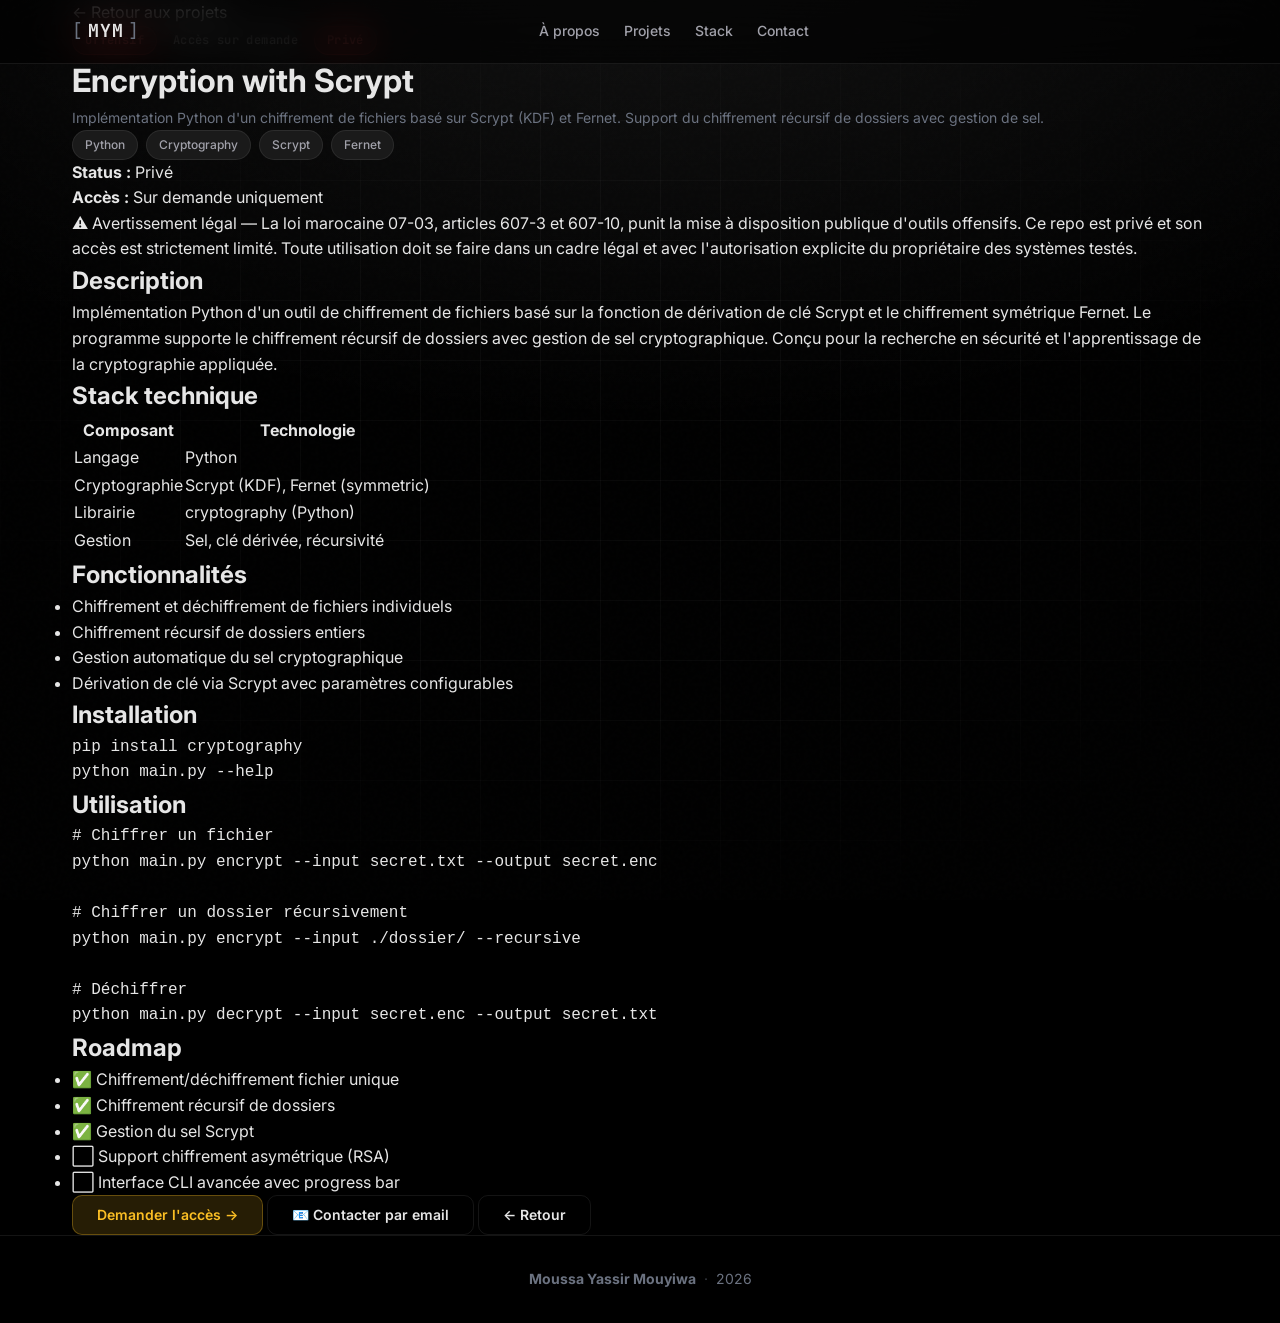
<file: projects/encryption-scrypt.html>
<!DOCTYPE html>
<html lang="fr" dir="ltr">
<head>
  <meta charset="UTF-8">
  <meta name="viewport" content="width=device-width, initial-scale=1.0">
  <title>Encryption with Scrypt — Moussa Yassir Mouyiwa</title>
  <meta name="description" content="Implémentation Python d'un chiffrement de fichiers basé sur Scrypt (KDF) et Fernet.">
  <link rel="preconnect" href="https://fonts.googleapis.com">
  <link rel="preconnect" href="https://fonts.gstatic.com" crossorigin>
  <link href="https://fonts.googleapis.com/css2?family=Inter:wght@300;400;500;600;700;800&family=JetBrains+Mono:wght@400;500&display=swap" rel="stylesheet">
  <link rel="stylesheet" href="../assets/css/style.css">
</head>
<body>

  <div class="bg-grid" aria-hidden="true"></div>
  <div class="bg-gradient" aria-hidden="true"></div>
  <div class="noise-overlay" aria-hidden="true"></div>

  <header class="site-header">
    <div class="container header-inner">
      <a href="../index.html" class="logo" aria-label="Retour au portfolio">
        <span class="logo-bracket">[</span>MYM<span class="logo-bracket">]</span>
      </a>
      <nav class="main-nav" aria-label="Navigation principale">
        <a href="../index.html#about">À propos</a>
        <a href="../index.html#projects">Projets</a>
        <a href="../index.html#stack">Stack</a>
        <a href="../index.html#contact">Contact</a>
      </nav>
      <div class="header-actions">
        <button class="menu-toggle" id="menuToggle" aria-label="Ouvrir le menu" aria-expanded="false">
          <span></span><span></span><span></span>
        </button>
      </div>
    </div>
  </header>

  <main class="project-page">
    <div class="container">
      <a href="../index.html#projects" class="project-back">← Retour aux projets</a>

      <div class="project-page-header">
        <div class="project-tags">
          <span class="project-tag offensive">Offensif</span>
          <span class="project-tag restricted">Accès sur demande</span>
          <span class="project-tag" style="background:rgba(239,68,68,0.1);color:#f87171;border:1px solid rgba(239,68,68,0.2);">Privé</span>
        </div>
        <h1>Encryption with Scrypt</h1>
        <p class="project-desc">Implémentation Python d'un chiffrement de fichiers basé sur Scrypt (KDF) et Fernet. Support du chiffrement récursif de dossiers avec gestion de sel.</p>
        <div class="project-stack">
          <span class="pill">Python</span>
          <span class="pill">Cryptography</span>
          <span class="pill">Scrypt</span>
          <span class="pill">Fernet</span>
        </div>
        <div class="project-meta">
          <div class="meta-item"><strong>Status :</strong> Privé</div>
          <div class="meta-item"><strong>Accès :</strong> Sur demande uniquement</div>
        </div>
      </div>

      <div class="project-readme">
        <div class="warning-box">
          <p>⚠️ Avertissement légal — La loi marocaine 07-03, articles 607-3 et 607-10, punit la mise à disposition publique d'outils offensifs. Ce repo est privé et son accès est strictement limité. Toute utilisation doit se faire dans un cadre légal et avec l'autorisation explicite du propriétaire des systèmes testés.</p>
        </div>

        <h2>Description</h2>
        <p>Implémentation Python d'un outil de chiffrement de fichiers basé sur la fonction de dérivation de clé Scrypt et le chiffrement symétrique Fernet. Le programme supporte le chiffrement récursif de dossiers avec gestion de sel cryptographique. Conçu pour la recherche en sécurité et l'apprentissage de la cryptographie appliquée.</p>

        <h2>Stack technique</h2>
        <table>
          <thead><tr><th>Composant</th><th>Technologie</th></tr></thead>
          <tbody>
            <tr><td>Langage</td><td>Python</td></tr>
            <tr><td>Cryptographie</td><td>Scrypt (KDF), Fernet (symmetric)</td></tr>
            <tr><td>Librairie</td><td>cryptography (Python)</td></tr>
            <tr><td>Gestion</td><td>Sel, clé dérivée, récursivité</td></tr>
          </tbody>
        </table>

        <h2>Fonctionnalités</h2>
        <ul>
          <li>Chiffrement et déchiffrement de fichiers individuels</li>
          <li>Chiffrement récursif de dossiers entiers</li>
          <li>Gestion automatique du sel cryptographique</li>
          <li>Dérivation de clé via Scrypt avec paramètres configurables</li>
        </ul>

        <h2>Installation</h2>
        <pre><code>pip install cryptography
python main.py --help</code></pre>

        <h2>Utilisation</h2>
        <pre><code># Chiffrer un fichier
python main.py encrypt --input secret.txt --output secret.enc

# Chiffrer un dossier récursivement
python main.py encrypt --input ./dossier/ --recursive

# Déchiffrer
python main.py decrypt --input secret.enc --output secret.txt</code></pre>

        <h2>Roadmap</h2>
        <ul>
          <li>✅ Chiffrement/déchiffrement fichier unique</li>
          <li>✅ Chiffrement récursif de dossiers</li>
          <li>✅ Gestion du sel Scrypt</li>
          <li>⬜ Support chiffrement asymétrique (RSA)</li>
          <li>⬜ Interface CLI avancée avec progress bar</li>
        </ul>
      </div>

      <div class="project-actions">
        <a href="https://github.com/yassirmouyiwa/encryption-with-Scrypt-Algorithm" target="_blank" rel="noopener noreferrer" class="btn btn-primary" style="background:rgba(251,191,36,0.15);color:#fbbf24;border:1px solid rgba(251,191,36,0.3);">Demander l'accès →</a>
        <a href="mailto:yassirmoussa754@gmail.com" class="btn btn-ghost">📧 Contacter par email</a>
        <a href="../index.html#projects" class="btn btn-ghost">← Retour</a>
      </div>
    </div>
  </main>

  <footer class="site-footer">
    <div class="container footer-inner">
      <p><strong>Moussa Yassir Mouyiwa</strong> <span class="footer-sep">·</span> 2026</p>
    </div>
  </footer>

  <script src="../assets/js/main.js"></script>
</body>
</html>
</file>
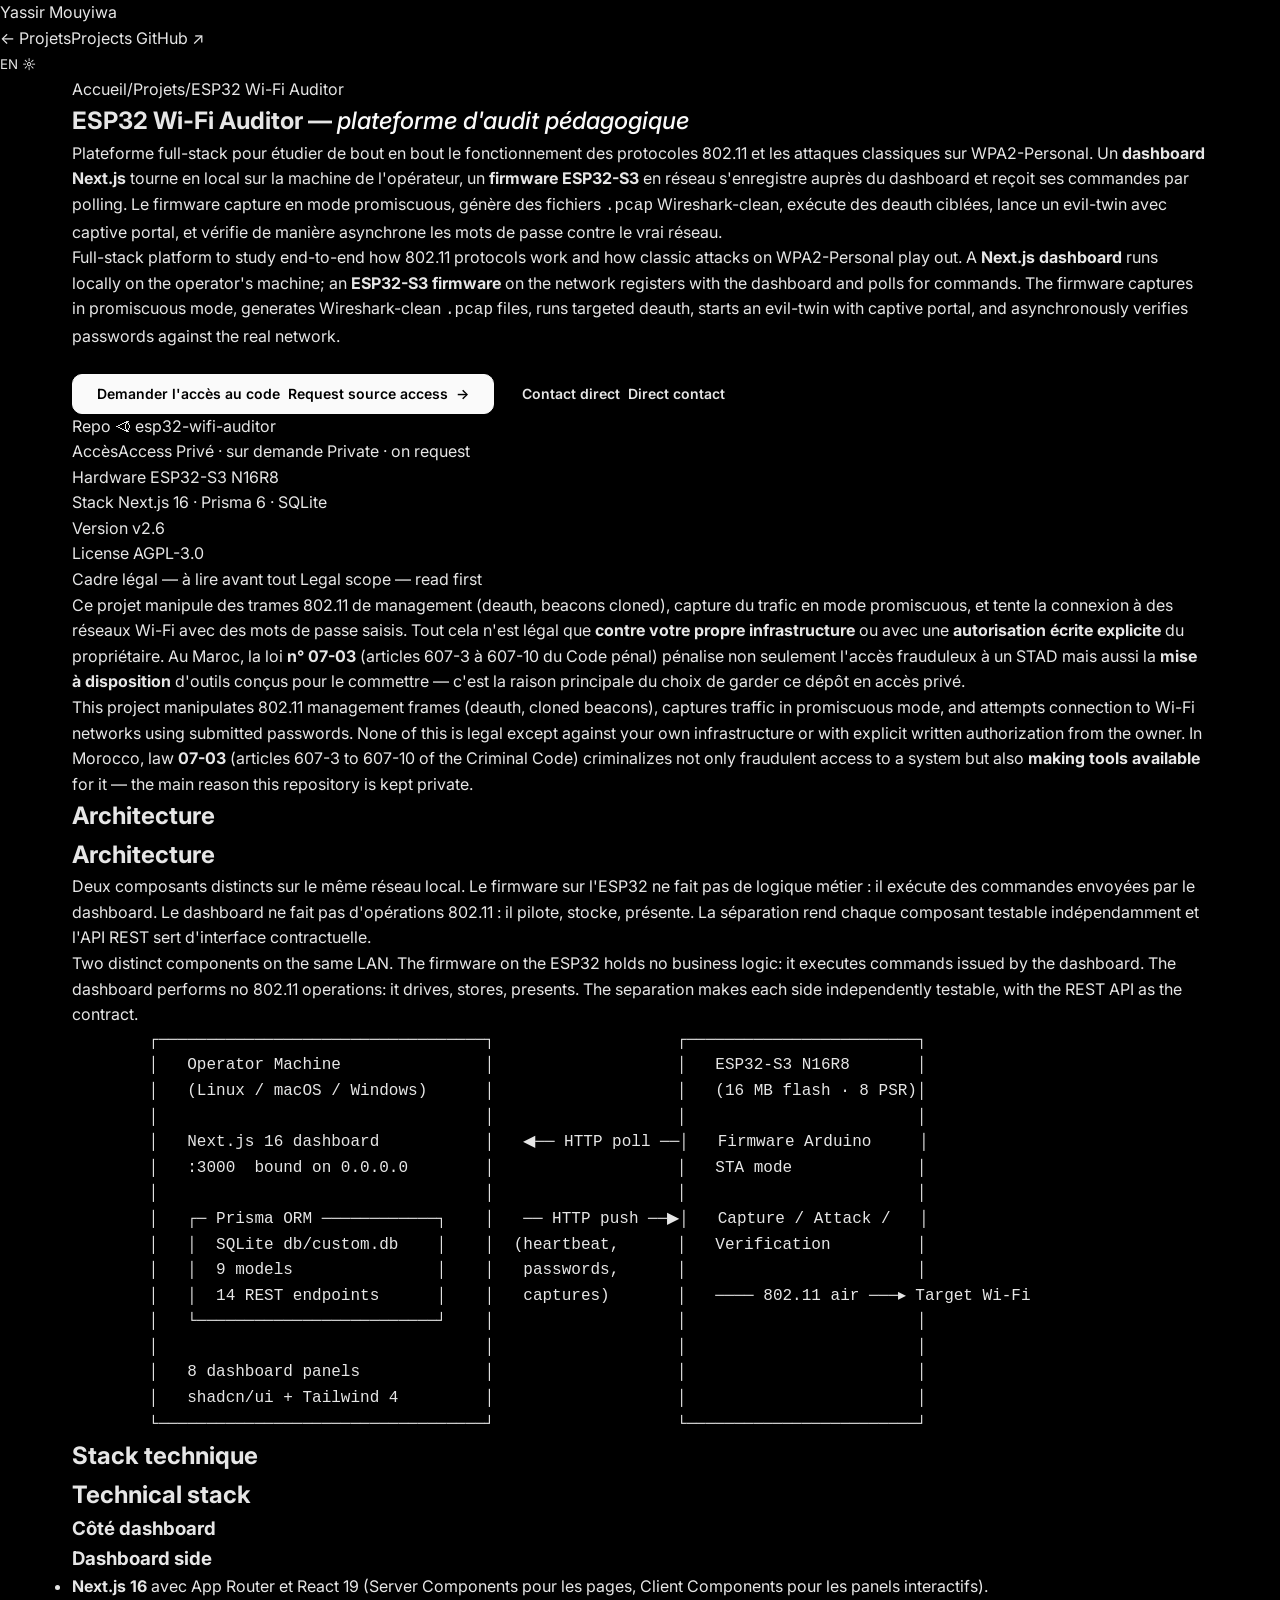
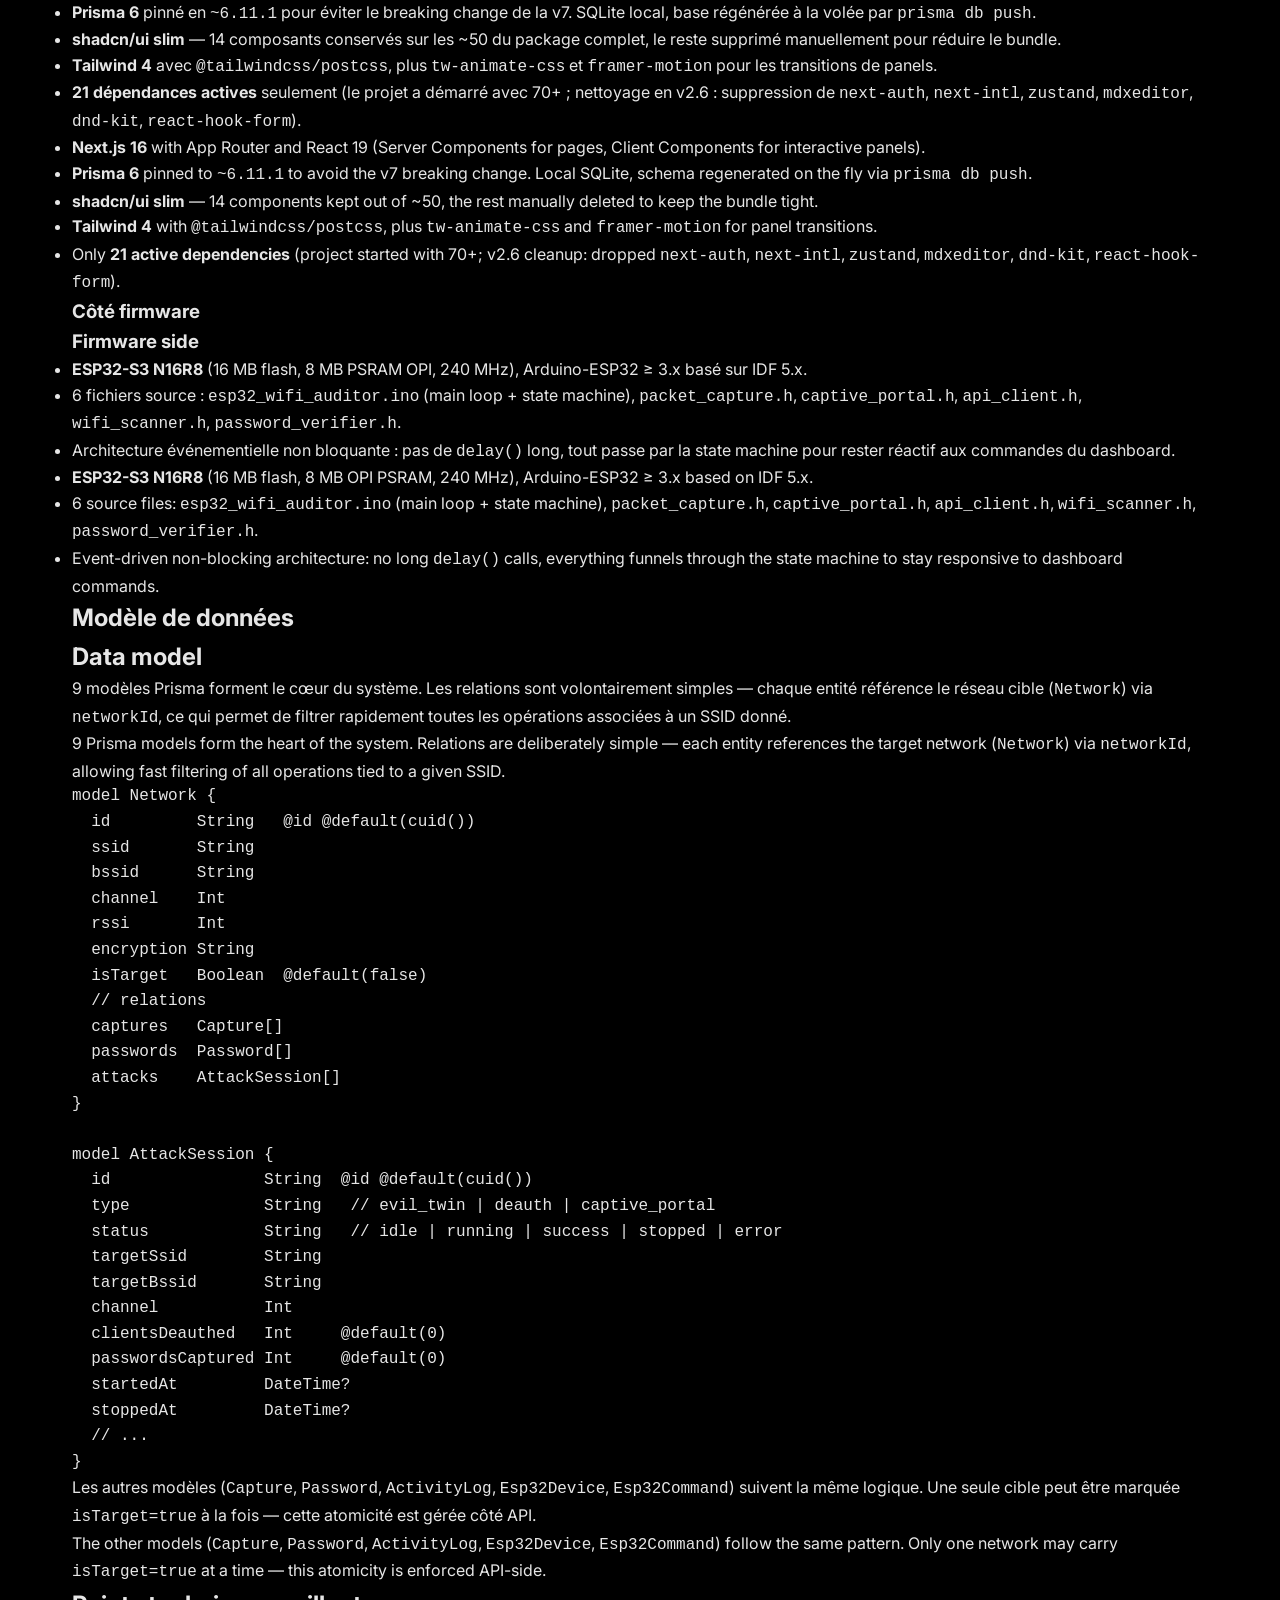
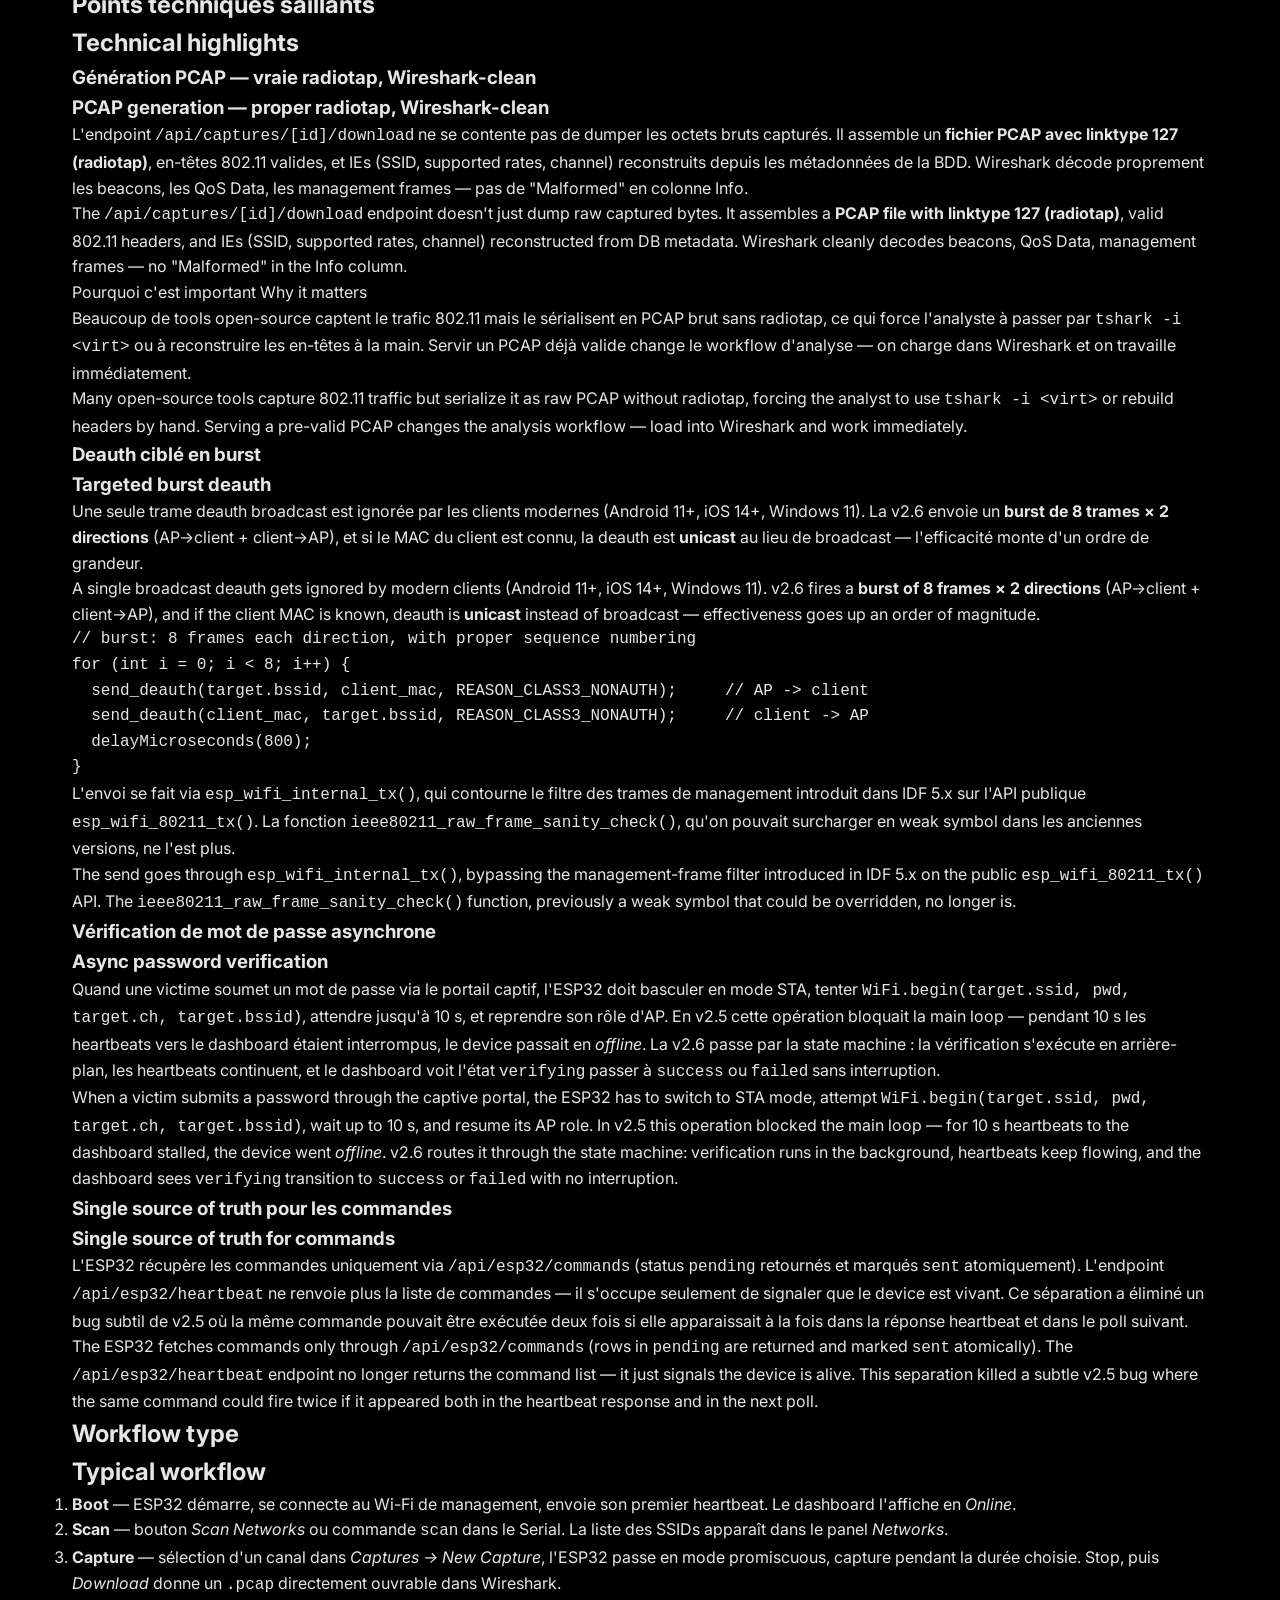
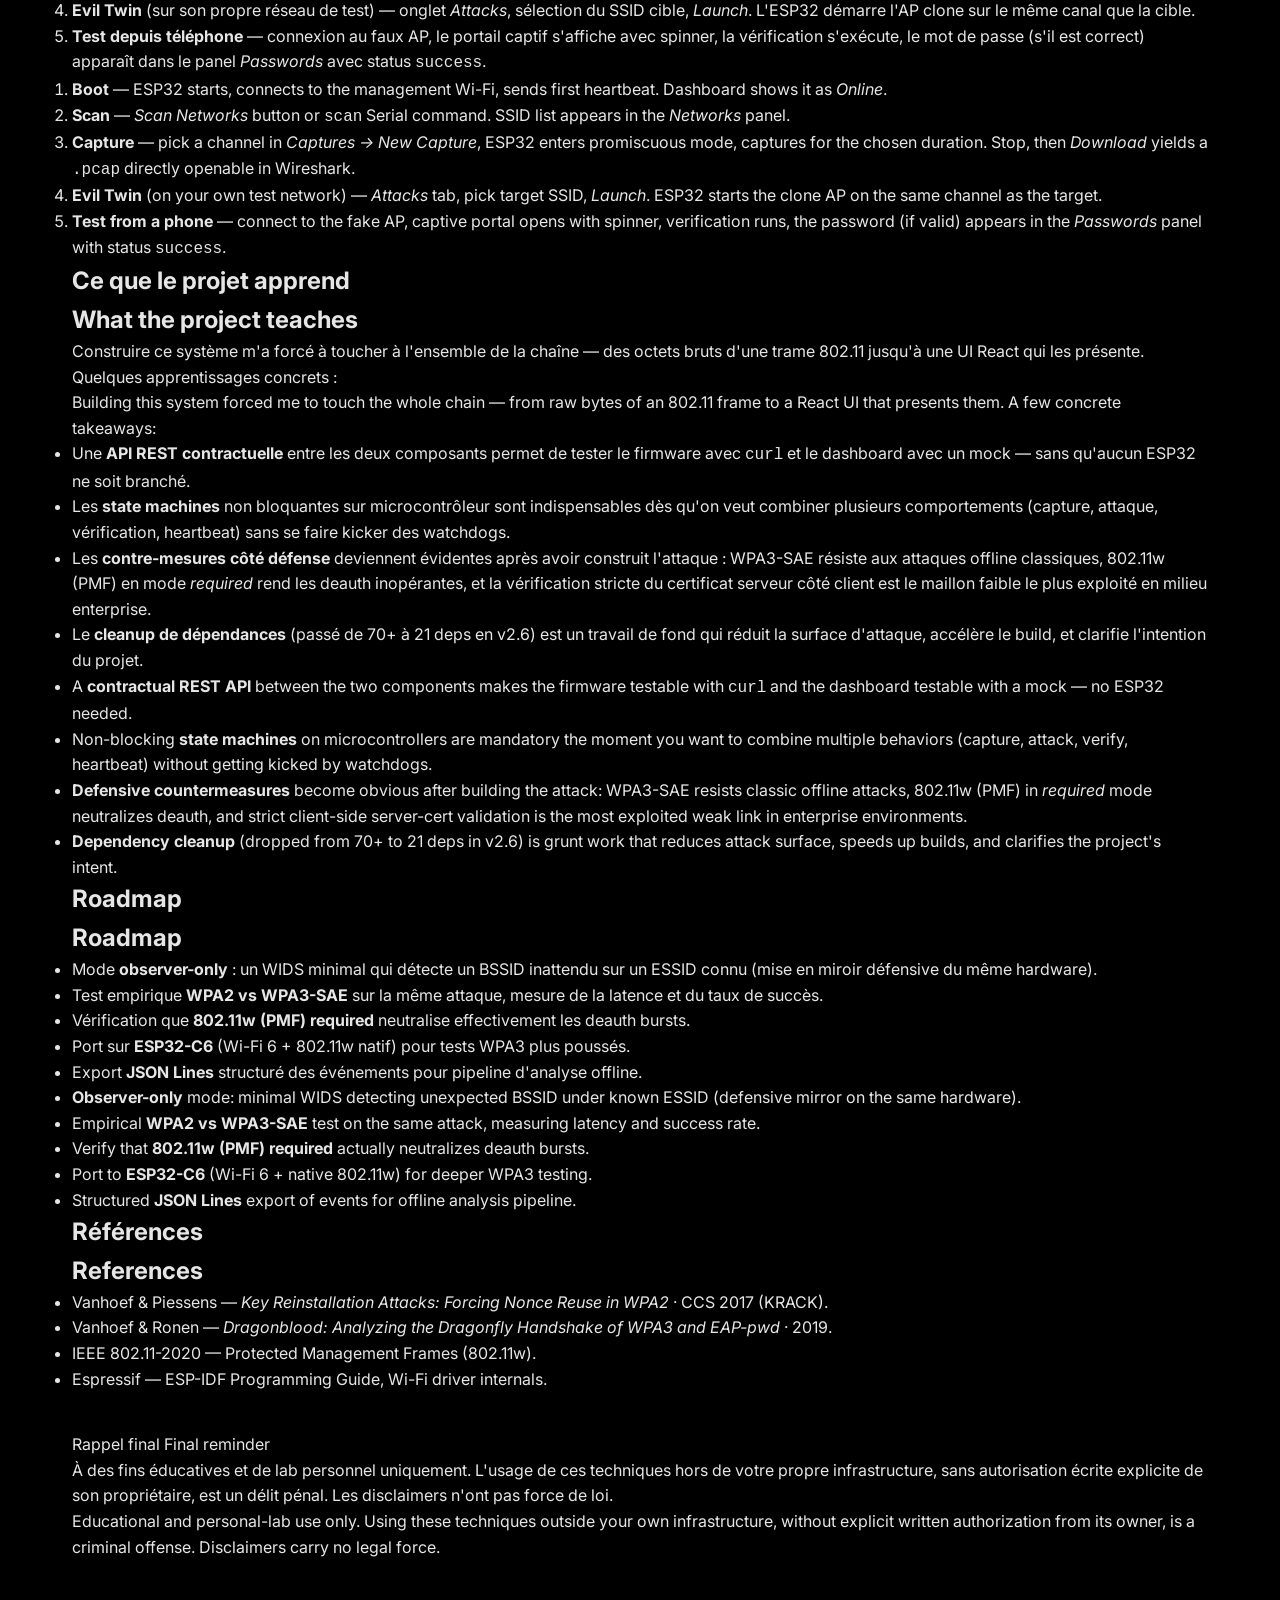
<file: projects/esp32-wifi-auditor.html>
<!doctype html>
<html lang="fr"
      data-theme="dark"
      data-title-fr="ESP32 Wi-Fi Auditor — Yassir Mouyiwa"
      data-title-en="ESP32 Wi-Fi Auditor — Yassir Mouyiwa">
<head>
  <meta charset="utf-8">
  <meta name="viewport" content="width=device-width, initial-scale=1, viewport-fit=cover">
  <meta name="theme-color" content="#16161a" media="(prefers-color-scheme: dark)">
  <meta name="theme-color" content="#fafaf8" media="(prefers-color-scheme: light)">
  <title>ESP32 Wi-Fi Auditor — Yassir Mouyiwa</title>
  <link rel="preconnect" href="https://fonts.googleapis.com">
  <link rel="preconnect" href="https://fonts.gstatic.com" crossorigin>
  <link href="https://fonts.googleapis.com/css2?family=Inter:ital,wght@0,400;0,500;0,600;0,700;1,500&family=JetBrains+Mono:wght@400;500&family=Orbitron:wght@400;500;600;700;800;900&display=swap" rel="stylesheet">
  <link rel="stylesheet" href="https://cdnjs.cloudflare.com/ajax/libs/font-awesome/6.5.1/css/all.min.css">
  <link rel="stylesheet" href="../assets/css/style.css">
</head>

<body>

<nav class="nav">
  <div class="nav-inner">
    <a href="../index.html" class="brand">Yassir Mouyiwa</a>
    <div class="nav-links">
      <a href="../index.html#projects">← <span lang-block="fr">Projets</span><span lang-block="en">Projects</span></a>
      <a href="https://github.com/yassirmouyiwa" target="_blank" rel="noopener">GitHub ↗</a>
    </div>
    <div class="nav-controls">
      <button class="icon-btn" data-lang-toggle aria-label="Switch language">EN</button>
      <button class="icon-btn" data-theme-toggle aria-label="Switch theme">☼</button>
    </div>
  </div>
</nav>

<main>

  <section class="project-hero">
    <div class="container">
      <div class="crumb">
        <a href="../index.html">Accueil</a><span class="sep">/</span><a href="../index.html#projects">Projets</a><span class="sep">/</span>ESP32 Wi-Fi Auditor
      </div>

      <h1>ESP32 Wi-Fi Auditor — <span style="color:var(--accent);font-style:italic;font-weight:500;">plateforme d'audit pédagogique</span></h1>

      <p class="lead" lang-block="fr">
        Plateforme full-stack pour étudier de bout en bout le fonctionnement des protocoles 802.11 et les attaques classiques sur WPA2-Personal. Un <strong>dashboard Next.js</strong> tourne en local sur la machine de l'opérateur, un <strong>firmware ESP32-S3</strong> en réseau s'enregistre auprès du dashboard et reçoit ses commandes par polling. Le firmware capture en mode promiscuous, génère des fichiers <code>.pcap</code> Wireshark-clean, exécute des deauth ciblées, lance un evil-twin avec captive portal, et vérifie de manière asynchrone les mots de passe contre le vrai réseau.
      </p>
      <p class="lead" lang-block="en">
        Full-stack platform to study end-to-end how 802.11 protocols work and how classic attacks on WPA2-Personal play out. A <strong>Next.js dashboard</strong> runs locally on the operator's machine; an <strong>ESP32-S3 firmware</strong> on the network registers with the dashboard and polls for commands. The firmware captures in promiscuous mode, generates Wireshark-clean <code>.pcap</code> files, runs targeted deauth, starts an evil-twin with captive portal, and asynchronously verifies passwords against the real network.
      </p>

      <div class="cta-group" style="margin-top:1.5rem;">
        <a href="mailto:yassirmoussa754@gmail.com?subject=Acc%C3%A8s%20demand%C3%A9%20%E2%80%94%20esp32-wifi-auditor&body=Bonjour%20Yassir%2C%0A%0AJe%20demande%20l%27acc%C3%A8s%20au%20d%C3%A9p%C3%B4t%20priv%C3%A9%20esp32-wifi-auditor.%0A%0AContexte%20%3A%0A-%20Qui%20je%20suis%20%3A%20%0A-%20Pourquoi%20l%27acc%C3%A8s%20%3A%20%0A-%20Mon%20handle%20GitHub%20%3A%20%0A%0AMerci."
           class="btn btn-primary">
          <span lang-block="fr">Demander l'accès au code</span>
          <span lang-block="en">Request source access</span>
          <span class="arrow">→</span>
        </a>
        <a href="mailto:yassirmoussa754@gmail.com" class="btn">
          <span lang-block="fr">Contact direct</span><span lang-block="en">Direct contact</span>
        </a>
      </div>

      <div class="spec-card">
        <div class="item">
          <span class="label">Repo</span>
          <span class="value private-tag">⏿ esp32-wifi-auditor</span>
        </div>
        <div class="item">
          <span class="label" lang-block="fr">Accès</span><span class="label" lang-block="en">Access</span>
          <span class="value private-tag" lang-block="fr">Privé · sur demande</span>
          <span class="value private-tag" lang-block="en">Private · on request</span>
        </div>
        <div class="item">
          <span class="label">Hardware</span>
          <span class="value muted">ESP32-S3 N16R8</span>
        </div>
        <div class="item">
          <span class="label">Stack</span>
          <span class="value muted">Next.js 16 · Prisma 6 · SQLite</span>
        </div>
        <div class="item">
          <span class="label">Version</span>
          <span class="value muted">v2.6</span>
        </div>
        <div class="item">
          <span class="label">License</span>
          <span class="value muted">AGPL-3.0</span>
        </div>
      </div>
    </div>
  </section>

  <section class="project-body">
    <div class="container">

      <div class="callout danger">
        <span class="label" lang-block="fr">Cadre légal — à lire avant tout</span>
        <span class="label" lang-block="en">Legal scope — read first</span>
        <p lang-block="fr">
          Ce projet manipule des trames 802.11 de management (deauth, beacons cloned), capture du trafic en mode promiscuous, et tente la connexion à des réseaux Wi-Fi avec des mots de passe saisis. Tout cela n'est légal que <strong>contre votre propre infrastructure</strong> ou avec une <strong>autorisation écrite explicite</strong> du propriétaire. Au Maroc, la loi <strong>n° 07-03</strong> (articles 607-3 à 607-10 du Code pénal) pénalise non seulement l'accès frauduleux à un STAD mais aussi la <strong>mise à disposition</strong> d'outils conçus pour le commettre — c'est la raison principale du choix de garder ce dépôt en accès privé.
        </p>
        <p lang-block="en">
          This project manipulates 802.11 management frames (deauth, cloned beacons), captures traffic in promiscuous mode, and attempts connection to Wi-Fi networks using submitted passwords. None of this is legal except against your own infrastructure or with explicit written authorization from the owner. In Morocco, law <strong>07-03</strong> (articles 607-3 to 607-10 of the Criminal Code) criminalizes not only fraudulent access to a system but also <strong>making tools available</strong> for it — the main reason this repository is kept private.
        </p>
      </div>

      <h2 lang-block="fr">Architecture</h2>
      <h2 lang-block="en">Architecture</h2>

      <p lang-block="fr">
        Deux composants distincts sur le même réseau local. Le firmware sur l'ESP32 ne fait pas de logique métier : il exécute des commandes envoyées par le dashboard. Le dashboard ne fait pas d'opérations 802.11 : il pilote, stocke, présente. La séparation rend chaque composant testable indépendamment et l'API REST sert d'interface contractuelle.
      </p>
      <p lang-block="en">
        Two distinct components on the same LAN. The firmware on the ESP32 holds no business logic: it executes commands issued by the dashboard. The dashboard performs no 802.11 operations: it drives, stores, presents. The separation makes each side independently testable, with the REST API as the contract.
      </p>

<pre class="ascii-diagram">
        ┌──────────────────────────────────┐                   ┌────────────────────────┐
        │   Operator Machine               │                   │   ESP32-S3 N16R8       │
        │   (Linux / macOS / Windows)      │                   │   (16 MB flash · 8 PSR)│
        │                                  │                   │                        │
        │   Next.js 16 dashboard           │   ◀── HTTP poll ──│   Firmware Arduino     │
        │   :3000  bound on 0.0.0.0        │                   │   STA mode             │
        │                                  │                   │                        │
        │   ┌─ Prisma ORM ────────────┐    │   ── HTTP push ──▶│   Capture / Attack /   │
        │   │  SQLite db/custom.db    │    │  (heartbeat,      │   Verification         │
        │   │  9 models               │    │   passwords,      │                        │
        │   │  14 REST endpoints      │    │   captures)       │   ──── 802.11 air ───▸ Target Wi-Fi
        │   └─────────────────────────┘    │                   │                        │
        │                                  │                   │                        │
        │   8 dashboard panels             │                   │                        │
        │   shadcn/ui + Tailwind 4         │                   │                        │
        └──────────────────────────────────┘                   └────────────────────────┘
</pre>

      <h2 lang-block="fr">Stack technique</h2>
      <h2 lang-block="en">Technical stack</h2>

      <h3 lang-block="fr">Côté dashboard</h3>
      <h3 lang-block="en">Dashboard side</h3>

      <ul lang-block="fr">
        <li><strong>Next.js 16</strong> avec App Router et React 19 (Server Components pour les pages, Client Components pour les panels interactifs).</li>
        <li><strong>Prisma 6</strong> pinné en <code>~6.11.1</code> pour éviter le breaking change de la v7. SQLite local, base régénérée à la volée par <code>prisma db push</code>.</li>
        <li><strong>shadcn/ui slim</strong> — 14 composants conservés sur les ~50 du package complet, le reste supprimé manuellement pour réduire le bundle.</li>
        <li><strong>Tailwind 4</strong> avec <code>@tailwindcss/postcss</code>, plus <code>tw-animate-css</code> et <code>framer-motion</code> pour les transitions de panels.</li>
        <li><strong>21 dépendances actives</strong> seulement (le projet a démarré avec 70+ ; nettoyage en v2.6 : suppression de <code>next-auth</code>, <code>next-intl</code>, <code>zustand</code>, <code>mdxeditor</code>, <code>dnd-kit</code>, <code>react-hook-form</code>).</li>
      </ul>
      <ul lang-block="en">
        <li><strong>Next.js 16</strong> with App Router and React 19 (Server Components for pages, Client Components for interactive panels).</li>
        <li><strong>Prisma 6</strong> pinned to <code>~6.11.1</code> to avoid the v7 breaking change. Local SQLite, schema regenerated on the fly via <code>prisma db push</code>.</li>
        <li><strong>shadcn/ui slim</strong> — 14 components kept out of ~50, the rest manually deleted to keep the bundle tight.</li>
        <li><strong>Tailwind 4</strong> with <code>@tailwindcss/postcss</code>, plus <code>tw-animate-css</code> and <code>framer-motion</code> for panel transitions.</li>
        <li>Only <strong>21 active dependencies</strong> (project started with 70+; v2.6 cleanup: dropped <code>next-auth</code>, <code>next-intl</code>, <code>zustand</code>, <code>mdxeditor</code>, <code>dnd-kit</code>, <code>react-hook-form</code>).</li>
      </ul>

      <h3 lang-block="fr">Côté firmware</h3>
      <h3 lang-block="en">Firmware side</h3>

      <ul lang-block="fr">
        <li><strong>ESP32-S3 N16R8</strong> (16 MB flash, 8 MB PSRAM OPI, 240 MHz), Arduino-ESP32 ≥ 3.x basé sur IDF 5.x.</li>
        <li>6 fichiers source : <code>esp32_wifi_auditor.ino</code> (main loop + state machine), <code>packet_capture.h</code>, <code>captive_portal.h</code>, <code>api_client.h</code>, <code>wifi_scanner.h</code>, <code>password_verifier.h</code>.</li>
        <li>Architecture événementielle non bloquante : pas de <code>delay()</code> long, tout passe par la state machine pour rester réactif aux commandes du dashboard.</li>
      </ul>
      <ul lang-block="en">
        <li><strong>ESP32-S3 N16R8</strong> (16 MB flash, 8 MB OPI PSRAM, 240 MHz), Arduino-ESP32 ≥ 3.x based on IDF 5.x.</li>
        <li>6 source files: <code>esp32_wifi_auditor.ino</code> (main loop + state machine), <code>packet_capture.h</code>, <code>captive_portal.h</code>, <code>api_client.h</code>, <code>wifi_scanner.h</code>, <code>password_verifier.h</code>.</li>
        <li>Event-driven non-blocking architecture: no long <code>delay()</code> calls, everything funnels through the state machine to stay responsive to dashboard commands.</li>
      </ul>

      <h2 lang-block="fr">Modèle de données</h2>
      <h2 lang-block="en">Data model</h2>

      <p lang-block="fr">
        9 modèles Prisma forment le cœur du système. Les relations sont volontairement simples — chaque entité référence le réseau cible (<code>Network</code>) via <code>networkId</code>, ce qui permet de filtrer rapidement toutes les opérations associées à un SSID donné.
      </p>
      <p lang-block="en">
        9 Prisma models form the heart of the system. Relations are deliberately simple — each entity references the target network (<code>Network</code>) via <code>networkId</code>, allowing fast filtering of all operations tied to a given SSID.
      </p>

<pre><code>model Network {
  id         String   @id @default(cuid())
  ssid       String
  bssid      String
  channel    Int
  rssi       Int
  encryption String
  isTarget   Boolean  @default(false)
  // relations
  captures   Capture[]
  passwords  Password[]
  attacks    AttackSession[]
}

model AttackSession {
  id                String  @id @default(cuid())
  type              String   // evil_twin | deauth | captive_portal
  status            String   // idle | running | success | stopped | error
  targetSsid        String
  targetBssid       String
  channel           Int
  clientsDeauthed   Int     @default(0)
  passwordsCaptured Int     @default(0)
  startedAt         DateTime?
  stoppedAt         DateTime?
  // ...
}</code></pre>

      <p lang-block="fr">
        Les autres modèles (<code>Capture</code>, <code>Password</code>, <code>ActivityLog</code>, <code>Esp32Device</code>, <code>Esp32Command</code>) suivent la même logique. Une seule cible peut être marquée <code>isTarget=true</code> à la fois — cette atomicité est gérée côté API.
      </p>
      <p lang-block="en">
        The other models (<code>Capture</code>, <code>Password</code>, <code>ActivityLog</code>, <code>Esp32Device</code>, <code>Esp32Command</code>) follow the same pattern. Only one network may carry <code>isTarget=true</code> at a time — this atomicity is enforced API-side.
      </p>

      <h2 lang-block="fr">Points techniques saillants</h2>
      <h2 lang-block="en">Technical highlights</h2>

      <h3 lang-block="fr">Génération PCAP — vraie radiotap, Wireshark-clean</h3>
      <h3 lang-block="en">PCAP generation — proper radiotap, Wireshark-clean</h3>

      <p lang-block="fr">
        L'endpoint <code>/api/captures/[id]/download</code> ne se contente pas de dumper les octets bruts capturés. Il assemble un <strong>fichier PCAP avec linktype 127 (radiotap)</strong>, en-têtes 802.11 valides, et IEs (SSID, supported rates, channel) reconstruits depuis les métadonnées de la BDD. Wireshark décode proprement les beacons, les QoS Data, les management frames — pas de "Malformed" en colonne Info.
      </p>
      <p lang-block="en">
        The <code>/api/captures/[id]/download</code> endpoint doesn't just dump raw captured bytes. It assembles a <strong>PCAP file with linktype 127 (radiotap)</strong>, valid 802.11 headers, and IEs (SSID, supported rates, channel) reconstructed from DB metadata. Wireshark cleanly decodes beacons, QoS Data, management frames — no "Malformed" in the Info column.
      </p>

      <div class="callout info">
        <span class="label" lang-block="fr">Pourquoi c'est important</span>
        <span class="label" lang-block="en">Why it matters</span>
        <p lang-block="fr">
          Beaucoup de tools open-source captent le trafic 802.11 mais le sérialisent en PCAP brut sans radiotap, ce qui force l'analyste à passer par <code>tshark -i &lt;virt&gt;</code> ou à reconstruire les en-têtes à la main. Servir un PCAP déjà valide change le workflow d'analyse — on charge dans Wireshark et on travaille immédiatement.
        </p>
        <p lang-block="en">
          Many open-source tools capture 802.11 traffic but serialize it as raw PCAP without radiotap, forcing the analyst to use <code>tshark -i &lt;virt&gt;</code> or rebuild headers by hand. Serving a pre-valid PCAP changes the analysis workflow — load into Wireshark and work immediately.
        </p>
      </div>

      <h3 lang-block="fr">Deauth ciblé en burst</h3>
      <h3 lang-block="en">Targeted burst deauth</h3>

      <p lang-block="fr">
        Une seule trame deauth broadcast est ignorée par les clients modernes (Android 11+, iOS 14+, Windows 11). La v2.6 envoie un <strong>burst de 8 trames × 2 directions</strong> (AP→client + client→AP), et si le MAC du client est connu, la deauth est <strong>unicast</strong> au lieu de broadcast — l'efficacité monte d'un ordre de grandeur.
      </p>
      <p lang-block="en">
        A single broadcast deauth gets ignored by modern clients (Android 11+, iOS 14+, Windows 11). v2.6 fires a <strong>burst of 8 frames × 2 directions</strong> (AP→client + client→AP), and if the client MAC is known, deauth is <strong>unicast</strong> instead of broadcast — effectiveness goes up an order of magnitude.
      </p>

<pre><code>// burst: 8 frames each direction, with proper sequence numbering
for (int i = 0; i &lt; 8; i++) {
  send_deauth(target.bssid, client_mac, REASON_CLASS3_NONAUTH);     // AP -> client
  send_deauth(client_mac, target.bssid, REASON_CLASS3_NONAUTH);     // client -> AP
  delayMicroseconds(800);
}</code></pre>

      <p lang-block="fr">
        L'envoi se fait via <code>esp_wifi_internal_tx()</code>, qui contourne le filtre des trames de management introduit dans IDF 5.x sur l'API publique <code>esp_wifi_80211_tx()</code>. La fonction <code>ieee80211_raw_frame_sanity_check()</code>, qu'on pouvait surcharger en weak symbol dans les anciennes versions, ne l'est plus.
      </p>
      <p lang-block="en">
        The send goes through <code>esp_wifi_internal_tx()</code>, bypassing the management-frame filter introduced in IDF 5.x on the public <code>esp_wifi_80211_tx()</code> API. The <code>ieee80211_raw_frame_sanity_check()</code> function, previously a weak symbol that could be overridden, no longer is.
      </p>

      <h3 lang-block="fr">Vérification de mot de passe asynchrone</h3>
      <h3 lang-block="en">Async password verification</h3>

      <p lang-block="fr">
        Quand une victime soumet un mot de passe via le portail captif, l'ESP32 doit basculer en mode STA, tenter <code>WiFi.begin(target.ssid, pwd, target.ch, target.bssid)</code>, attendre jusqu'à 10 s, et reprendre son rôle d'AP. En v2.5 cette opération bloquait la main loop — pendant 10 s les heartbeats vers le dashboard étaient interrompus, le device passait en <em>offline</em>. La v2.6 passe par la state machine : la vérification s'exécute en arrière-plan, les heartbeats continuent, et le dashboard voit l'état <code>verifying</code> passer à <code>success</code> ou <code>failed</code> sans interruption.
      </p>
      <p lang-block="en">
        When a victim submits a password through the captive portal, the ESP32 has to switch to STA mode, attempt <code>WiFi.begin(target.ssid, pwd, target.ch, target.bssid)</code>, wait up to 10 s, and resume its AP role. In v2.5 this operation blocked the main loop — for 10 s heartbeats to the dashboard stalled, the device went <em>offline</em>. v2.6 routes it through the state machine: verification runs in the background, heartbeats keep flowing, and the dashboard sees <code>verifying</code> transition to <code>success</code> or <code>failed</code> with no interruption.
      </p>

      <h3 lang-block="fr">Single source of truth pour les commandes</h3>
      <h3 lang-block="en">Single source of truth for commands</h3>

      <p lang-block="fr">
        L'ESP32 récupère les commandes uniquement via <code>/api/esp32/commands</code> (status <code>pending</code> retournés et marqués <code>sent</code> atomiquement). L'endpoint <code>/api/esp32/heartbeat</code> ne renvoie plus la liste de commandes — il s'occupe seulement de signaler que le device est vivant. Ce séparation a éliminé un bug subtil de v2.5 où la même commande pouvait être exécutée deux fois si elle apparaissait à la fois dans la réponse heartbeat et dans le poll suivant.
      </p>
      <p lang-block="en">
        The ESP32 fetches commands only through <code>/api/esp32/commands</code> (rows in <code>pending</code> are returned and marked <code>sent</code> atomically). The <code>/api/esp32/heartbeat</code> endpoint no longer returns the command list — it just signals the device is alive. This separation killed a subtle v2.5 bug where the same command could fire twice if it appeared both in the heartbeat response and in the next poll.
      </p>

      <h2 lang-block="fr">Workflow type</h2>
      <h2 lang-block="en">Typical workflow</h2>

      <ol lang-block="fr">
        <li><strong>Boot</strong> — ESP32 démarre, se connecte au Wi-Fi de management, envoie son premier heartbeat. Le dashboard l'affiche en <em>Online</em>.</li>
        <li><strong>Scan</strong> — bouton <em>Scan Networks</em> ou commande <code>scan</code> dans le Serial. La liste des SSIDs apparaît dans le panel <em>Networks</em>.</li>
        <li><strong>Capture</strong> — sélection d'un canal dans <em>Captures → New Capture</em>, l'ESP32 passe en mode promiscuous, capture pendant la durée choisie. Stop, puis <em>Download</em> donne un <code>.pcap</code> directement ouvrable dans Wireshark.</li>
        <li><strong>Evil Twin</strong> (sur son propre réseau de test) — onglet <em>Attacks</em>, sélection du SSID cible, <em>Launch</em>. L'ESP32 démarre l'AP clone sur le même canal que la cible.</li>
        <li><strong>Test depuis téléphone</strong> — connexion au faux AP, le portail captif s'affiche avec spinner, la vérification s'exécute, le mot de passe (s'il est correct) apparaît dans le panel <em>Passwords</em> avec status <code>success</code>.</li>
      </ol>
      <ol lang-block="en">
        <li><strong>Boot</strong> — ESP32 starts, connects to the management Wi-Fi, sends first heartbeat. Dashboard shows it as <em>Online</em>.</li>
        <li><strong>Scan</strong> — <em>Scan Networks</em> button or <code>scan</code> Serial command. SSID list appears in the <em>Networks</em> panel.</li>
        <li><strong>Capture</strong> — pick a channel in <em>Captures → New Capture</em>, ESP32 enters promiscuous mode, captures for the chosen duration. Stop, then <em>Download</em> yields a <code>.pcap</code> directly openable in Wireshark.</li>
        <li><strong>Evil Twin</strong> (on your own test network) — <em>Attacks</em> tab, pick target SSID, <em>Launch</em>. ESP32 starts the clone AP on the same channel as the target.</li>
        <li><strong>Test from a phone</strong> — connect to the fake AP, captive portal opens with spinner, verification runs, the password (if valid) appears in the <em>Passwords</em> panel with status <code>success</code>.</li>
      </ol>

      <h2 lang-block="fr">Ce que le projet apprend</h2>
      <h2 lang-block="en">What the project teaches</h2>

      <p lang-block="fr">
        Construire ce système m'a forcé à toucher à l'ensemble de la chaîne — des octets bruts d'une trame 802.11 jusqu'à une UI React qui les présente. Quelques apprentissages concrets :
      </p>
      <p lang-block="en">
        Building this system forced me to touch the whole chain — from raw bytes of an 802.11 frame to a React UI that presents them. A few concrete takeaways:
      </p>

      <ul lang-block="fr">
        <li>Une <strong>API REST contractuelle</strong> entre les deux composants permet de tester le firmware avec <code>curl</code> et le dashboard avec un mock — sans qu'aucun ESP32 ne soit branché.</li>
        <li>Les <strong>state machines</strong> non bloquantes sur microcontrôleur sont indispensables dès qu'on veut combiner plusieurs comportements (capture, attaque, vérification, heartbeat) sans se faire kicker des watchdogs.</li>
        <li>Les <strong>contre-mesures côté défense</strong> deviennent évidentes après avoir construit l'attaque : WPA3-SAE résiste aux attaques offline classiques, 802.11w (PMF) en mode <em>required</em> rend les deauth inopérantes, et la vérification stricte du certificat serveur côté client est le maillon faible le plus exploité en milieu enterprise.</li>
        <li>Le <strong>cleanup de dépendances</strong> (passé de 70+ à 21 deps en v2.6) est un travail de fond qui réduit la surface d'attaque, accélère le build, et clarifie l'intention du projet.</li>
      </ul>
      <ul lang-block="en">
        <li>A <strong>contractual REST API</strong> between the two components makes the firmware testable with <code>curl</code> and the dashboard testable with a mock — no ESP32 needed.</li>
        <li>Non-blocking <strong>state machines</strong> on microcontrollers are mandatory the moment you want to combine multiple behaviors (capture, attack, verify, heartbeat) without getting kicked by watchdogs.</li>
        <li><strong>Defensive countermeasures</strong> become obvious after building the attack: WPA3-SAE resists classic offline attacks, 802.11w (PMF) in <em>required</em> mode neutralizes deauth, and strict client-side server-cert validation is the most exploited weak link in enterprise environments.</li>
        <li><strong>Dependency cleanup</strong> (dropped from 70+ to 21 deps in v2.6) is grunt work that reduces attack surface, speeds up builds, and clarifies the project's intent.</li>
      </ul>

      <h2 lang-block="fr">Roadmap</h2>
      <h2 lang-block="en">Roadmap</h2>

      <ul lang-block="fr">
        <li>Mode <strong>observer-only</strong> : un WIDS minimal qui détecte un BSSID inattendu sur un ESSID connu (mise en miroir défensive du même hardware).</li>
        <li>Test empirique <strong>WPA2 vs WPA3-SAE</strong> sur la même attaque, mesure de la latence et du taux de succès.</li>
        <li>Vérification que <strong>802.11w (PMF) required</strong> neutralise effectivement les deauth bursts.</li>
        <li>Port sur <strong>ESP32-C6</strong> (Wi-Fi 6 + 802.11w natif) pour tests WPA3 plus poussés.</li>
        <li>Export <strong>JSON Lines</strong> structuré des événements pour pipeline d'analyse offline.</li>
      </ul>
      <ul lang-block="en">
        <li><strong>Observer-only</strong> mode: minimal WIDS detecting unexpected BSSID under known ESSID (defensive mirror on the same hardware).</li>
        <li>Empirical <strong>WPA2 vs WPA3-SAE</strong> test on the same attack, measuring latency and success rate.</li>
        <li>Verify that <strong>802.11w (PMF) required</strong> actually neutralizes deauth bursts.</li>
        <li>Port to <strong>ESP32-C6</strong> (Wi-Fi 6 + native 802.11w) for deeper WPA3 testing.</li>
        <li>Structured <strong>JSON Lines</strong> export of events for offline analysis pipeline.</li>
      </ul>

      <h2 lang-block="fr">Références</h2>
      <h2 lang-block="en">References</h2>

      <ul>
        <li>Vanhoef &amp; Piessens — <em>Key Reinstallation Attacks: Forcing Nonce Reuse in WPA2</em> · CCS 2017 (KRACK).</li>
        <li>Vanhoef &amp; Ronen — <em>Dragonblood: Analyzing the Dragonfly Handshake of WPA3 and EAP-pwd</em> · 2019.</li>
        <li>IEEE 802.11-2020 — Protected Management Frames (802.11w).</li>
        <li>Espressif — ESP-IDF Programming Guide, Wi-Fi driver internals.</li>
      </ul>

      <div class="callout danger" style="margin-top:2.5rem;">
        <span class="label" lang-block="fr">Rappel final</span>
        <span class="label" lang-block="en">Final reminder</span>
        <p lang-block="fr">
          À des fins éducatives et de lab personnel uniquement. L'usage de ces techniques hors de votre propre infrastructure, sans autorisation écrite explicite de son propriétaire, est un délit pénal. Les disclaimers n'ont pas force de loi.
        </p>
        <p lang-block="en">
          Educational and personal-lab use only. Using these techniques outside your own infrastructure, without explicit written authorization from its owner, is a criminal offense. Disclaimers carry no legal force.
        </p>
      </div>

      <div style="margin-top:3rem;padding-top:2rem;border-top:1px solid var(--border-soft);">
        <a href="mailto:yassirmoussa754@gmail.com?subject=Acc%C3%A8s%20demand%C3%A9%20%E2%80%94%20esp32-wifi-auditor"
           class="btn btn-primary">
          <span lang-block="fr">Demander l'accès au code</span>
          <span lang-block="en">Request source access</span>
          <span class="arrow">→</span>
        </a>
      </div>

    </div>
  </section>
</main>

<footer>
  <div class="container">
    <span>© <span data-year></span> Moussa Yassir Mouyiwa</span>
    <span class="hide-mobile">esp32-wifi-auditor v2.6 · ⏿ private</span>
  </div>
</footer>

<script src="../assets/js/main.js"></script>
</body>
</html>
</file>
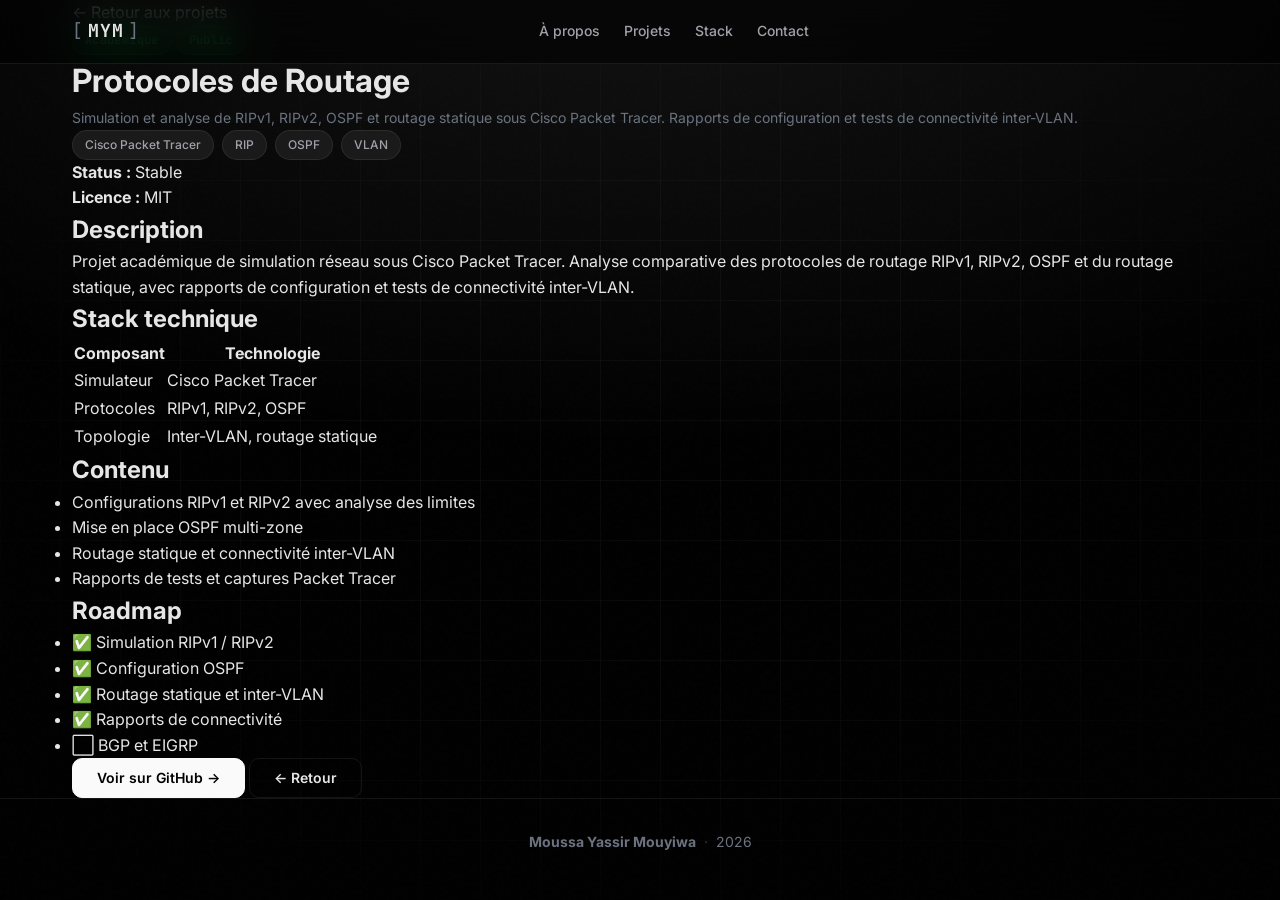
<file: projects/routing-protocols.html>
<!DOCTYPE html>
<html lang="fr" dir="ltr">
<head>
  <meta charset="UTF-8">
  <meta name="viewport" content="width=device-width, initial-scale=1.0">
  <title>Protocoles de Routage — Moussa Yassir Mouyiwa</title>
  <meta name="description" content="Simulation et analyse de RIPv1, RIPv2, OSPF et routage statique sous Cisco Packet Tracer.">
  <link rel="preconnect" href="https://fonts.googleapis.com">
  <link rel="preconnect" href="https://fonts.gstatic.com" crossorigin>
  <link href="https://fonts.googleapis.com/css2?family=Inter:wght@300;400;500;600;700;800&family=JetBrains+Mono:wght@400;500&display=swap" rel="stylesheet">
  <link rel="stylesheet" href="../assets/css/style.css">
</head>
<body>

  <div class="bg-grid" aria-hidden="true"></div>
  <div class="bg-gradient" aria-hidden="true"></div>
  <div class="noise-overlay" aria-hidden="true"></div>

  <header class="site-header">
    <div class="container header-inner">
      <a href="../index.html" class="logo" aria-label="Retour au portfolio">
        <span class="logo-bracket">[</span>MYM<span class="logo-bracket">]</span>
      </a>
      <nav class="main-nav" aria-label="Navigation principale">
        <a href="../index.html#about">À propos</a>
        <a href="../index.html#projects">Projets</a>
        <a href="../index.html#stack">Stack</a>
        <a href="../index.html#contact">Contact</a>
      </nav>
      <div class="header-actions">
        <button class="menu-toggle" id="menuToggle" aria-label="Ouvrir le menu" aria-expanded="false">
          <span></span><span></span><span></span>
        </button>
      </div>
    </div>
  </header>

  <main class="project-page">
    <div class="container">
      <a href="../index.html#projects" class="project-back">← Retour aux projets</a>

      <div class="project-page-header">
        <div class="project-tags">
          <span class="project-tag academic">Académique</span>
          <span class="project-tag" style="background:rgba(34,197,94,0.1);color:#4ade80;border:1px solid rgba(34,197,94,0.2);">Public</span>
        </div>
        <h1>Protocoles de Routage</h1>
        <p class="project-desc">Simulation et analyse de RIPv1, RIPv2, OSPF et routage statique sous Cisco Packet Tracer. Rapports de configuration et tests de connectivité inter-VLAN.</p>
        <div class="project-stack">
          <span class="pill">Cisco Packet Tracer</span>
          <span class="pill">RIP</span>
          <span class="pill">OSPF</span>
          <span class="pill">VLAN</span>
        </div>
        <div class="project-meta">
          <div class="meta-item"><strong>Status :</strong> Stable</div>
          <div class="meta-item"><strong>Licence :</strong> MIT</div>
        </div>
      </div>

      <div class="project-readme">
        <h2>Description</h2>
        <p>Projet académique de simulation réseau sous Cisco Packet Tracer. Analyse comparative des protocoles de routage RIPv1, RIPv2, OSPF et du routage statique, avec rapports de configuration et tests de connectivité inter-VLAN.</p>

        <h2>Stack technique</h2>
        <table>
          <thead><tr><th>Composant</th><th>Technologie</th></tr></thead>
          <tbody>
            <tr><td>Simulateur</td><td>Cisco Packet Tracer</td></tr>
            <tr><td>Protocoles</td><td>RIPv1, RIPv2, OSPF</td></tr>
            <tr><td>Topologie</td><td>Inter-VLAN, routage statique</td></tr>
          </tbody>
        </table>

        <h2>Contenu</h2>
        <ul>
          <li>Configurations RIPv1 et RIPv2 avec analyse des limites</li>
          <li>Mise en place OSPF multi-zone</li>
          <li>Routage statique et connectivité inter-VLAN</li>
          <li>Rapports de tests et captures Packet Tracer</li>
        </ul>

        <h2>Roadmap</h2>
        <ul>
          <li>✅ Simulation RIPv1 / RIPv2</li>
          <li>✅ Configuration OSPF</li>
          <li>✅ Routage statique et inter-VLAN</li>
          <li>✅ Rapports de connectivité</li>
          <li>⬜ BGP et EIGRP</li>
        </ul>
      </div>

      <div class="project-actions">
        <a href="https://github.com/yassirmouyiwa/cisco-routing-packet-tracer" target="_blank" rel="noopener noreferrer" class="btn btn-primary">Voir sur GitHub →</a>
        <a href="../index.html#projects" class="btn btn-ghost">← Retour</a>
      </div>
    </div>
  </main>

  <footer class="site-footer">
    <div class="container footer-inner">
      <p><strong>Moussa Yassir Mouyiwa</strong> <span class="footer-sep">·</span> 2026</p>
    </div>
  </footer>

  <script src="../assets/js/main.js"></script>
</body>
</html>
</file>
<file: assets/css/style.css>
/* ============================================================
   Design System — Vercel-style dark portfolio
   ============================================================ */

/* --- CSS Custom Properties (Tokens) --- */
:root {
  /* Colors */
  --bg-primary: #000000;
  --bg-secondary: #111111;
  --bg-tertiary: #1a1a1a;
  --bg-card: rgba(255, 255, 255, 0.03);
  --bg-card-hover: rgba(255, 255, 255, 0.06);
  --border-subtle: rgba(255, 255, 255, 0.08);
  --border-hover: rgba(255, 255, 255, 0.15);
  --text-primary: #e6e6e6;
  --text-secondary: #a1a1aa;
  --text-muted: #6b7280;
  --text-inverse: #000000;
  --accent: #fafafa;
  --accent-hover: #ffffff;
  --accent-dim: rgba(250, 250, 250, 0.1);

  /* Gradients */
  --gradient-hero: radial-gradient(ellipse 80% 60% at 50% -10%, rgba(250,250,250,0.08), transparent);
  --gradient-card: linear-gradient(180deg, rgba(255,255,255,0.05) 0%, rgba(255,255,255,0.01) 100%);

  /* Typography */
  --font-body: 'Inter', -apple-system, BlinkMacSystemFont, 'Segoe UI', sans-serif;
  --font-mono: 'JetBrains Mono', 'Fira Code', 'Courier New', monospace;
  --fs-xs: 0.75rem;
  --fs-sm: 0.875rem;
  --fs-base: 1rem;
  --fs-lg: 1.125rem;
  --fs-xl: 1.5rem;
  --fs-2xl: 2rem;
  --fs-3xl: 2.5rem;
  --fs-4xl: clamp(2.5rem, 6vw, 4.5rem);
  --fw-normal: 400;
  --fw-medium: 500;
  --fw-semibold: 600;
  --fw-bold: 700;
  --fw-extrabold: 800;
  --lh-tight: 1.1;
  --lh-snug: 1.3;
  --lh-normal: 1.6;
  --lh-relaxed: 1.75;

  /* Spacing */
  --space-1: 0.25rem;
  --space-2: 0.5rem;
  --space-3: 0.75rem;
  --space-4: 1rem;
  --space-6: 1.5rem;
  --space-8: 2rem;
  --space-12: 3rem;
  --space-16: 4rem;
  --space-24: 6rem;
  --space-32: 8rem;

  /* Border radius */
  --radius-sm: 6px;
  --radius-md: 10px;
  --radius-lg: 16px;
  --radius-full: 9999px;

  /* Shadows */
  --shadow-sm: 0 1px 2px rgba(0,0,0,0.3);
  --shadow-md: 0 4px 12px rgba(0,0,0,0.4);
  --shadow-lg: 0 12px 40px rgba(0,0,0,0.5);
  --shadow-glow: 0 0 20px rgba(250,250,250,0.05);

  /* Animation */
  --duration-fast: 150ms;
  --duration-normal: 300ms;
  --duration-slow: 500ms;
  --ease-out: cubic-bezier(0.16, 1, 0.3, 1);
  --ease-in-out: cubic-bezier(0.65, 0, 0.35, 1);

  /* Layout */
  --container-max: 1200px;
  --header-height: 64px;
}

/* --- Reset & Base --- */
*, *::before, *::after {
  margin: 0;
  padding: 0;
  box-sizing: border-box;
}

html {
  scroll-behavior: smooth;
  -webkit-font-smoothing: antialiased;
  -moz-osx-font-smoothing: grayscale;
  text-rendering: optimizeLegibility;
}

body {
  font-family: var(--font-body);
  font-size: var(--fs-base);
  line-height: var(--lh-normal);
  color: var(--text-primary);
  background-color: var(--bg-primary);
  min-height: 100vh;
  overflow-x: hidden;
}

a {
  color: inherit;
  text-decoration: none;
  transition: color var(--duration-fast) var(--ease-out);
}

img, svg {
  display: block;
  max-width: 100%;
}

button {
  font-family: inherit;
  cursor: pointer;
  border: none;
  background: none;
  color: inherit;
}

/* --- Survey Corps Emblem Background --- */
.survey-corps-emblem {
  position: fixed;
  left: 50%;
  top: 50%;
  transform: translate(-50%, -50%);
  width: 800px;
  height: 800px;
  z-index: -1;
  opacity: 0.15;
  pointer-events: none;
  background-image: url('https://i.pinimg.com/736x/ab/bc/38/abbc38217ee0a091e80a1b6bf63f4501.jpg');
  background-size: contain;
  background-repeat: no-repeat;
  background-position: center;
}

/* --- Background Effects --- */
.bg-grid {
  position: fixed;
  inset: 0;
  z-index: -3;
  background-image:
    linear-gradient(rgba(255,255,255,0.03) 1px, transparent 1px),
    linear-gradient(90deg, rgba(255,255,255,0.03) 1px, transparent 1px);
  background-size: 60px 60px;
  mask-image: radial-gradient(ellipse at center, black 40%, transparent 80%);
  -webkit-mask-image: radial-gradient(ellipse at center, black 40%, transparent 80%);
  pointer-events: none;
}

.bg-gradient {
  position: fixed;
  inset: 0;
  z-index: -2;
  background: var(--gradient-hero);
  pointer-events: none;
}

.noise-overlay {
  position: fixed;
  inset: 0;
  z-index: -1;
  opacity: 0.015;
  background-image: url("data:image/svg+xml,%3Csvg viewBox='0 0 256 256' xmlns='http://www.w3.org/2000/svg'%3E%3Cfilter id='n'%3E%3CfeTurbulence type='fractalNoise' baseFrequency='0.9' numOctaves='4' stitchTiles='stitch'/%3E%3C/filter%3E%3Crect width='100%25' height='100%25' filter='url(%23n)'/%3E%3C/svg%3E");
  pointer-events: none;
}

/* --- Layout Utilities --- */
.container {
  width: 100%;
  max-width: var(--container-max);
  margin-inline: auto;
  padding-inline: var(--space-6);
}

@media (min-width: 640px) {
  .container {
    padding-inline: var(--space-8);
  }
}

/* --- Header --- */
.site-header {
  position: fixed;
  top: 0;
  left: 0;
  right: 0;
  z-index: 100;
  height: var(--header-height);
  display: flex;
  align-items: center;
  background: rgba(0,0,0,0.6);
  backdrop-filter: blur(20px) saturate(180%);
  -webkit-backdrop-filter: blur(20px) saturate(180%);
  border-bottom: 1px solid var(--border-subtle);
  transition: background var(--duration-normal) var(--ease-out);
}

.header-inner {
  display: flex;
  align-items: center;
  justify-content: space-between;
  height: 100%;
}

.logo {
  font-family: var(--font-mono);
  font-size: var(--fs-lg);
  font-weight: var(--fw-bold);
  color: var(--text-primary);
  letter-spacing: 0.05em;
  display: flex;
  align-items: center;
  gap: var(--space-1);
}

.logo-bracket {
  color: var(--text-muted);
  font-weight: var(--fw-normal);
  transition: color var(--duration-normal) var(--ease-out);
}

.logo:hover .logo-bracket {
  color: var(--text-primary);
}

.main-nav {
  display: none;
  align-items: center;
  gap: var(--space-6);
}

.main-nav a {
  font-size: var(--fs-sm);
  font-weight: var(--fw-medium);
  color: var(--text-secondary);
  position: relative;
  padding: var(--space-2) 0;
}

.main-nav a::after {
  content: '';
  position: absolute;
  bottom: 0;
  left: 0;
  width: 0;
  height: 1px;
  background: var(--text-primary);
  transition: width var(--duration-normal) var(--ease-out);
}

.main-nav a:hover {
  color: var(--text-primary);
}

.main-nav a:hover::after {
  width: 100%;
}

.header-actions {
  display: flex;
  align-items: center;
  gap: var(--space-4);
}

.btn-header {
  display: inline-flex;
  align-items: center;
  padding: var(--space-2) var(--space-4);
  border-radius: var(--radius-md);
  font-size: var(--fs-sm);
  font-weight: var(--fw-medium);
  color: var(--text-secondary);
  border: 1px solid var(--border-subtle);
  transition: all var(--duration-fast) var(--ease-out);
}

.btn-header:hover {
  color: var(--text-primary);
  border-color: var(--border-hover);
  background: var(--bg-card-hover);
}

.btn-header-primary {
  background: var(--accent);
  color: var(--text-inverse);
  border-color: var(--accent);
}

.btn-header-primary:hover {
  background: var(--accent-hover);
  color: var(--text-inverse);
  box-shadow: var(--shadow-glow);
}

.lang-toggle {
  display: none;
  align-items: center;
  justify-content: center;
  width: 36px;
  height: 36px;
  border-radius: var(--radius-md);
  border: 1px solid var(--border-subtle);
  background: transparent;
  color: var(--text-secondary);
  font-size: var(--fs-xs);
  font-weight: var(--fw-semibold);
  font-family: var(--font-mono);
  transition: all var(--duration-fast) var(--ease-out);
}

.lang-toggle:hover {
  border-color: var(--border-hover);
  color: var(--text-primary);
  background: var(--bg-card-hover);
}

.lang-current {
  pointer-events: none;
}

.menu-toggle {
  display: flex;
  flex-direction: column;
  justify-content: center;
  align-items: center;
  gap: 5px;
  width: 40px;
  height: 40px;
  padding: var(--space-2);
}

.menu-toggle span {
  display: block;
  width: 20px;
  height: 1.5px;
  background: var(--text-primary);
  border-radius: var(--radius-full);
  transition: all var(--duration-normal) var(--ease-out);
  transform-origin: center;
}

.menu-toggle[aria-expanded="true"] span:nth-child(1) {
  transform: translateY(6.5px) rotate(45deg);
}

.menu-toggle[aria-expanded="true"] span:nth-child(2) {
  opacity: 0;
}

.menu-toggle[aria-expanded="true"] span:nth-child(3) {
  transform: translateY(-6.5px) rotate(-45deg);
}

@media (min-width: 768px) {
  .main-nav {
    display: flex;
  }
  .lang-toggle {
    display: flex;
  }
  .menu-toggle {
    display: none;
  }
}

/* Mobile menu */
.mobile-nav {
  position: fixed;
  inset: var(--header-height) 0 0 0;
  z-index: 99;
  background: rgba(0,0,0,0.95);
  backdrop-filter: blur(30px);
  -webkit-backdrop-filter: blur(30px);
  display: flex;
  flex-direction: column;
  align-items: center;
  justify-content: center;
  gap: var(--space-8);
  opacity: 0;
  pointer-events: none;
  transition: opacity var(--duration-normal) var(--ease-out);
}

.mobile-nav.is-open {
  opacity: 1;
  pointer-events: auto;
}

.mobile-nav a {
  font-size: var(--fs-2xl);
  font-weight: var(--fw-semibold);
  color: var(--text-secondary);
  transition: color var(--duration-fast) var(--ease-out);
}

.mobile-nav a:hover {
  color: var(--text-primary);
}

/* --- Hero --- */
.hero {
  position: relative;
  padding-top: calc(var(--header-height) + var(--space-24));
  padding-bottom: var(--space-24);
  min-height: 100vh;
  display: flex;
  align-items: center;
}

.hero-badge {
  display: inline-flex;
  align-items: center;
  gap: var(--space-2);
  padding: var(--space-2) var(--space-4);
  border-radius: var(--radius-full);
  border: 1px solid var(--border-subtle);
  background: var(--bg-card);
  font-size: var(--fs-xs);
  font-weight: var(--fw-medium);
  color: var(--text-secondary);
  margin-bottom: var(--space-8);
  width: fit-content;
  backdrop-filter: blur(10px);
}

.badge-dot {
  display: inline-block;
  width: 6px;
  height: 6px;
  border-radius: 50%;
  background: #22c55e;
  animation: pulse 2s cubic-bezier(0.4, 0, 0.6, 1) infinite;
}

@keyframes pulse {
  0%, 100% { opacity: 1; }
  50% { opacity: 0.5; }
}

.hero-title {
  font-size: var(--fs-4xl);
  font-weight: var(--fw-extrabold);
  line-height: var(--lh-tight);
  letter-spacing: -0.03em;
  color: var(--text-primary);
  margin-bottom: var(--space-6);
}

.hero-title .line {
  display: block;
}

.hero-subtitle {
  font-size: clamp(var(--fs-lg), 2.5vw, var(--fs-xl));
  font-weight: var(--fw-medium);
  color: var(--text-secondary);
  margin-bottom: var(--space-6);
  line-height: var(--lh-snug);
}

.hero-desc {
  max-width: 560px;
  font-size: var(--fs-base);
  color: var(--text-muted);
  line-height: var(--lh-relaxed);
  margin-bottom: var(--space-8);
}

.hero-actions {
  display: flex;
  flex-wrap: wrap;
  gap: var(--space-4);
}

/* --- Buttons --- */
.btn {
  display: inline-flex;
  align-items: center;
  justify-content: center;
  gap: var(--space-2);
  padding: var(--space-3) var(--space-6);
  border-radius: var(--radius-md);
  font-size: var(--fs-sm);
  font-weight: var(--fw-semibold);
  line-height: 1;
  transition: all var(--duration-fast) var(--ease-out);
  white-space: nowrap;
}

.btn-primary {
  background: var(--accent);
  color: var(--text-inverse);
  border: 1px solid var(--accent);
}

.btn-primary:hover {
  background: var(--accent-hover);
  box-shadow: var(--shadow-glow);
  transform: translateY(-1px);
}

.btn-ghost {
  background: transparent;
  color: var(--text-primary);
  border: 1px solid var(--border-subtle);
}

.btn-ghost:hover {
  border-color: var(--border-hover);
  background: var(--bg-card-hover);
  transform: translateY(-1px);
}

.btn-ghost svg {
  flex-shrink: 0;
}

/* --- Stats --- */
.stats {
  padding-bottom: var(--space-24);
}

.stats-grid {
  display: grid;
  grid-template-columns: repeat(auto-fit, minmax(200px, 1fr));
  gap: var(--space-4);
}

.stat-card {
  padding: var(--space-6);
  border-radius: var(--radius-lg);
  border: 1px solid var(--border-subtle);
  background: var(--bg-card);
  backdrop-filter: blur(10px);
  transition: all var(--duration-normal) var(--ease-out);
}

.stat-card:hover {
  border-color: var(--border-hover);
  background: var(--bg-card-hover);
  transform: translateY(-2px);
}

.stat-number {
  display: block;
  font-family: var(--font-mono);
  font-size: var(--fs-2xl);
  font-weight: var(--fw-bold);
  color: var(--text-primary);
  margin-bottom: var(--space-2);
}

.stat-label {
  font-size: var(--fs-sm);
  color: var(--text-muted);
}

/* --- Section Header --- */
.section-header {
  margin-bottom: var(--space-12);
}

.section-header h2 {
  font-size: var(--fs-2xl);
  font-weight: var(--fw-bold);
  color: var(--text-primary);
  margin-bottom: var(--space-2);
  letter-spacing: -0.02em;
}

.section-header p {
  font-size: var(--fs-base);
  color: var(--text-muted);
}

/* --- Projects --- */
.projects {
  padding-bottom: var(--space-24);
}

.projects-grid {
  display: grid;
  grid-template-columns: repeat(auto-fill, minmax(min(100%, 380px), 1fr));
  gap: var(--space-6);
}

.project-card {
  padding: var(--space-6);
  border-radius: var(--radius-lg);
  border: 1px solid var(--border-subtle);
  background: var(--bg-card);
  backdrop-filter: blur(12px);
  transition: all var(--duration-normal) var(--ease-out);
  display: flex;
  flex-direction: column;
  gap: var(--space-4);
}

.project-card:hover {
  border-color: var(--border-hover);
  background: var(--bg-card-hover);
  transform: translateY(-4px);
  box-shadow: var(--shadow-lg);
}

.project-top {
  display: flex;
  align-items: center;
  justify-content: space-between;
}

.project-tag {
  display: inline-flex;
  align-items: center;
  padding: var(--space-1) var(--space-3);
  border-radius: var(--radius-full);
  font-size: var(--fs-xs);
  font-weight: var(--fw-semibold);
  font-family: var(--font-mono);
  letter-spacing: 0.03em;
}

.project-tag.academic {
  background: rgba(34, 197, 94, 0.1);
  color: #4ade80;
  border: 1px solid rgba(34, 197, 94, 0.2);
}

.project-tag.offensive {
  background: rgba(239, 68, 68, 0.1);
  color: #f87171;
  border: 1px solid rgba(239, 68, 68, 0.2);
}

.project-icon {
  width: 36px;
  height: 36px;
  border-radius: var(--radius-md);
  background: var(--bg-tertiary);
  display: flex;
  align-items: center;
  justify-content: center;
  color: var(--text-secondary);
  flex-shrink: 0;
}

.project-title {
  font-size: var(--fs-lg);
  font-weight: var(--fw-semibold);
  color: var(--text-primary);
  letter-spacing: -0.01em;
}

.project-desc {
  font-size: var(--fs-sm);
  color: var(--text-muted);
  line-height: var(--lh-relaxed);
  flex: 1;
}

.project-stack {
  display: flex;
  flex-wrap: wrap;
  gap: var(--space-2);
}

.project-links {
  margin-top: auto;
  padding-top: var(--space-4);
  border-top: 1px solid var(--border-subtle);
}

.link-arrow {
  display: inline-flex;
  align-items: center;
  gap: var(--space-1);
  font-size: var(--fs-sm);
  font-weight: var(--fw-medium);
  color: var(--text-primary);
  transition: all var(--duration-fast) var(--ease-out);
}

.link-arrow:hover {
  gap: var(--space-2);
  color: var(--accent-hover);
}

/* --- Pills --- */
.pill {
  display: inline-flex;
  align-items: center;
  padding: var(--space-1) var(--space-3);
  border-radius: var(--radius-full);
  background: var(--bg-tertiary);
  border: 1px solid var(--border-subtle);
  font-size: var(--fs-xs);
  font-weight: var(--fw-medium);
  color: var(--text-secondary);
  white-space: nowrap;
  transition: all var(--duration-fast) var(--ease-out);
}

.pill:hover {
  border-color: var(--border-hover);
  color: var(--text-primary);
}

.pill-lg {
  padding: var(--space-2) var(--space-4);
  font-size: var(--fs-sm);
}

/* --- Stack --- */
.stack {
  padding-bottom: var(--space-24);
}

.stack-grid {
  display: grid;
  grid-template-columns: repeat(auto-fit, minmax(220px, 1fr));
  gap: var(--space-6);
}

.stack-category {
  padding: var(--space-6);
  border-radius: var(--radius-lg);
  border: 1px solid var(--border-subtle);
  background: var(--bg-card);
  backdrop-filter: blur(10px);
  transition: all var(--duration-normal) var(--ease-out);
}

.stack-category:hover {
  border-color: var(--border-hover);
  background: var(--bg-card-hover);
}

.stack-category h4 {
  font-size: var(--fs-sm);
  font-weight: var(--fw-semibold);
  color: var(--text-primary);
  margin-bottom: var(--space-4);
  padding-bottom: var(--space-3);
  border-bottom: 1px solid var(--border-subtle);
}

.stack-items {
  display: flex;
  flex-wrap: wrap;
  gap: var(--space-2);
}

/* --- Contact --- */
.contact {
  padding-bottom: var(--space-24);
}

.contact-inner {
  padding: var(--space-12) var(--space-8);
  border-radius: var(--radius-lg);
  border: 1px solid var(--border-subtle);
  background: var(--gradient-card);
  text-align: center;
  position: relative;
  overflow: hidden;
}

.contact-inner::before {
  content: '';
  position: absolute;
  top: 0;
  left: 50%;
  transform: translateX(-50%);
  width: 60%;
  height: 1px;
  background: linear-gradient(90deg, transparent, rgba(255,255,255,0.2), transparent);
}

.contact-inner h2 {
  font-size: clamp(var(--fs-xl), 3vw, var(--fs-2xl));
  font-weight: var(--fw-bold);
  color: var(--text-primary);
  margin-bottom: var(--space-4);
  letter-spacing: -0.02em;
}

.contact-inner p {
  max-width: 560px;
  margin-inline: auto;
  color: var(--text-muted);
  line-height: var(--lh-relaxed);
  margin-bottom: var(--space-8);
}

.contact-actions {
  display: flex;
  flex-wrap: wrap;
  justify-content: center;
  gap: var(--space-4);
}

/* --- Footer --- */
.site-footer {
  border-top: 1px solid var(--border-subtle);
  padding: var(--space-8) 0;
}

.footer-inner {
  display: flex;
  flex-direction: column;
  align-items: center;
  gap: var(--space-4);
  text-align: center;
}

.footer-inner p {
  font-size: var(--fs-sm);
  color: var(--text-muted);
  display: flex;
  flex-wrap: wrap;
  align-items: center;
  justify-content: center;
  gap: var(--space-2);
}

.footer-inner a {
  color: var(--text-secondary);
  transition: color var(--duration-fast) var(--ease-out);
}

.footer-inner a:hover {
  color: var(--text-primary);
}

.footer-sep {
  color: var(--text-muted);
  opacity: 0.5;
}

/* --- Reveal Animations --- */
.reveal {
  opacity: 0;
  transform: translateY(30px);
  transition: opacity var(--duration-slow) var(--ease-out), transform var(--duration-slow) var(--ease-out);
}

.reveal.is-visible {
  opacity: 1;
  transform: translateY(0);
}

/* --- Scrollbar --- */
::-webkit-scrollbar {
  width: 8px;
}

::-webkit-scrollbar-track {
  background: var(--bg-secondary);
}

::-webkit-scrollbar-thumb {
  background: var(--bg-tertiary);
  border-radius: var(--radius-full);
}

::-webkit-scrollbar-thumb:hover {
  background: #333;
}

/* --- Selection --- */
::selection {
  background: rgba(250, 250, 250, 0.15);
  color: var(--text-primary);
}

/* --- Focus --- */
a:focus-visible,
button:focus-visible {
  outline: 2px solid var(--text-primary);
  outline-offset: 2px;
  border-radius: var(--radius-sm);
}

/* --- Reduced Motion --- */
@media (prefers-reduced-motion: reduce) {
  *,
  *::before,
  *::after {
    animation-duration: 0.01ms !important;
    animation-iteration-count: 1 !important;
    transition-duration: 0.01ms !important;
  }
  html {
    scroll-behavior: auto;
  }
  .reveal {
    opacity: 1;
    transform: none;
  }
}

/* --- Project Status Badges --- */
.project-status {
  display: inline-flex;
  align-items: center;
  padding: var(--space-1) var(--space-3);
  border-radius: var(--radius-full);
  font-size: var(--fs-xs);
  font-weight: var(--fw-medium);
  font-family: var(--font-mono);
  letter-spacing: 0.03em;
}

.project-status.public {
  background: rgba(34, 197, 94, 0.1);
  color: #4ade80;
  border: 1px solid rgba(34, 197, 94, 0.2);
}

.project-status.private {
  background: rgba(191, 0, 255, 0.1);
  color: #bf00ff;
  border: 1px solid rgba(191, 0, 255, 0.2);
}

.project-status.dev {
  background: rgba(255, 215, 0, 0.1);
  color: #ffd700;
  border: 1px solid rgba(255, 215, 0, 0.2);
}

/* --- Enhanced Footer --- */
.footer-content {
  display: flex;
  flex-direction: column;
  gap: var(--space-8);
}

.footer-info h3 {
  font-size: var(--fs-xl);
  font-weight: var(--fw-bold);
  color: var(--text-primary);
  margin-bottom: var(--space-2);
}

.footer-info p {
  font-size: var(--fs-sm);
  color: var(--text-muted);
  margin-bottom: var(--space-2);
}

.footer-location {
  margin-top: var(--space-2);
}

.footer-links-grid {
  display: grid;
  grid-template-columns: repeat(auto-fit, minmax(140px, 1fr));
  gap: var(--space-8);
}

.footer-column h4 {
  font-size: var(--fs-sm);
  font-weight: var(--fw-semibold);
  color: var(--text-primary);
  margin-bottom: var(--space-4);
}

.footer-column a {
  display: block;
  font-size: var(--fs-sm);
  color: var(--text-muted);
  margin-bottom: var(--space-2);
  transition: color var(--duration-fast) var(--ease-out);
}

.footer-column a:hover {
  color: var(--text-primary);
}

.footer-bottom {
  padding-top: var(--space-8);
  border-top: 1px solid var(--border-subtle);
  text-align: center;
}

.footer-bottom p {
  font-size: var(--fs-sm);
  color: var(--text-muted);
  margin-bottom: var(--space-2);
}

.footer-tagline {
  font-style: italic;
  opacity: 0.7;
}

/* --- Stack Pills --- */
.stack-pills {
  display: flex;
  flex-wrap: wrap;
  gap: var(--space-2);
}
</file>
